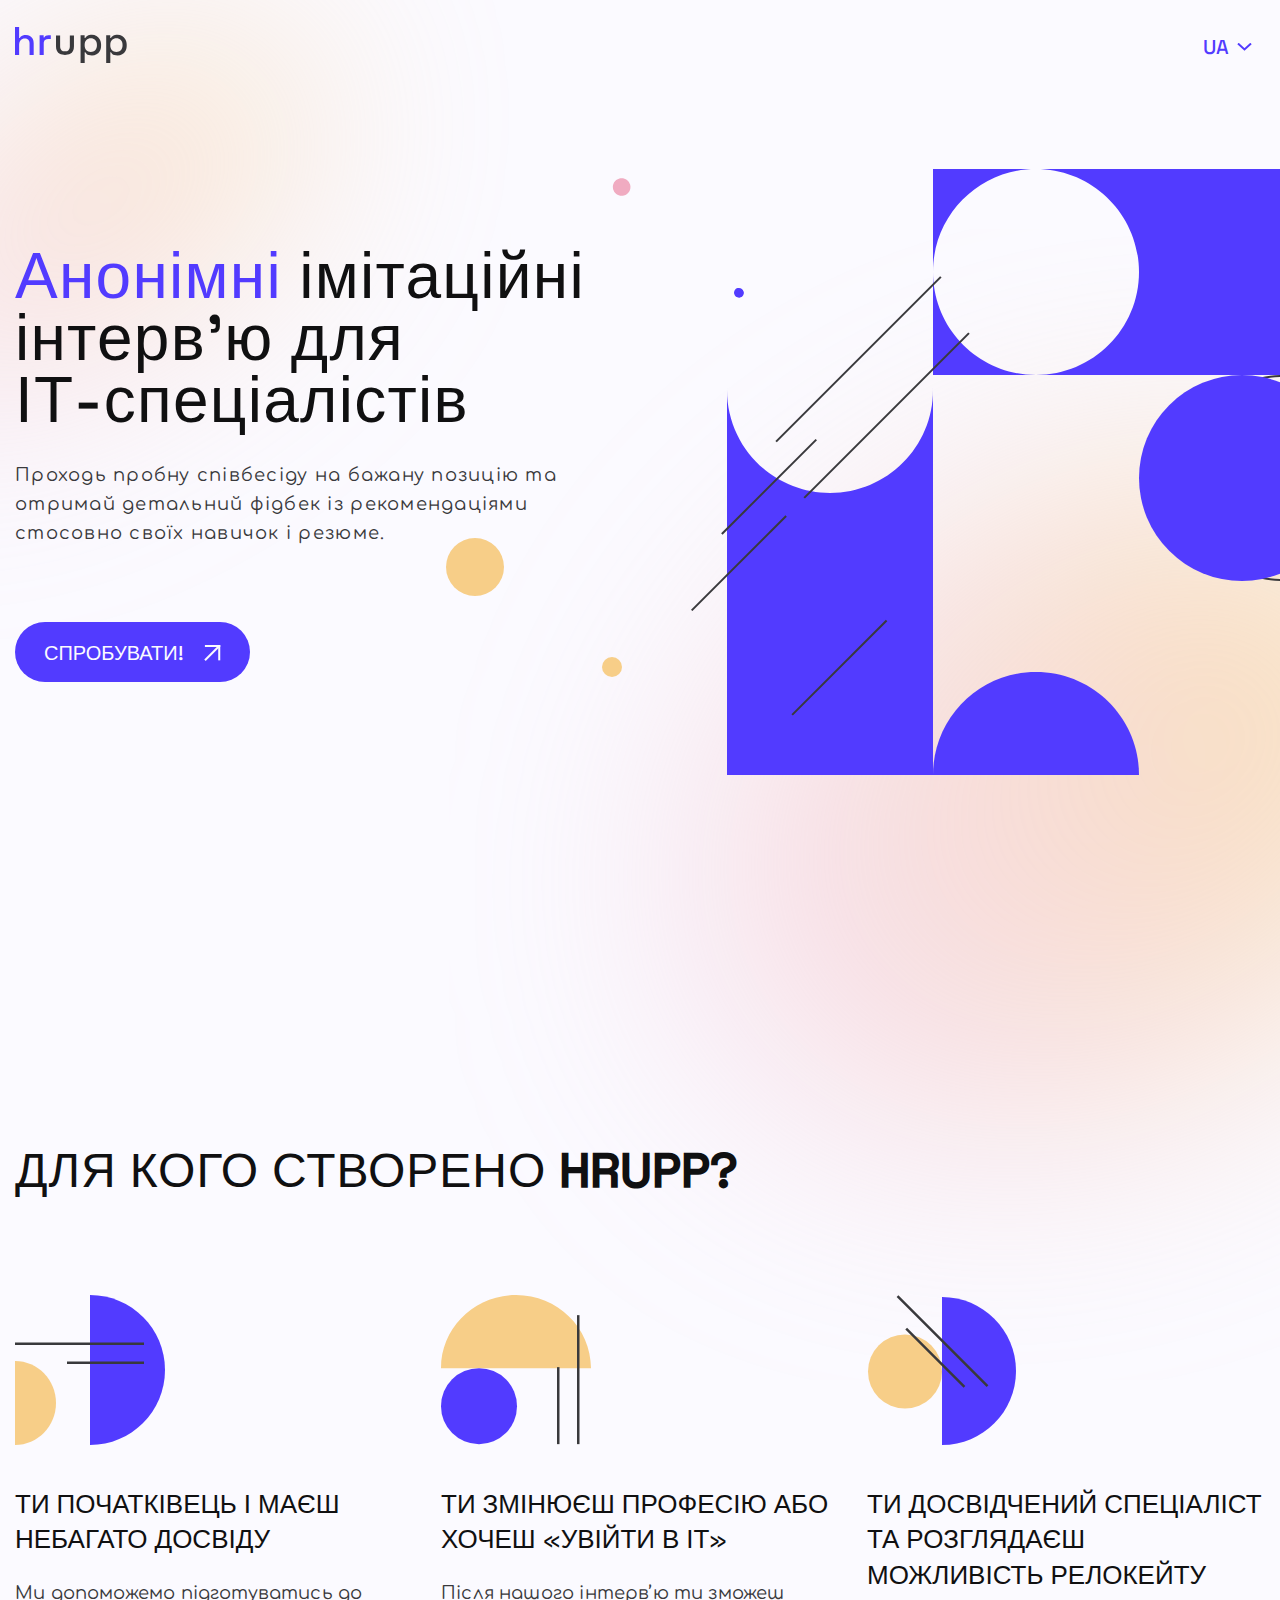
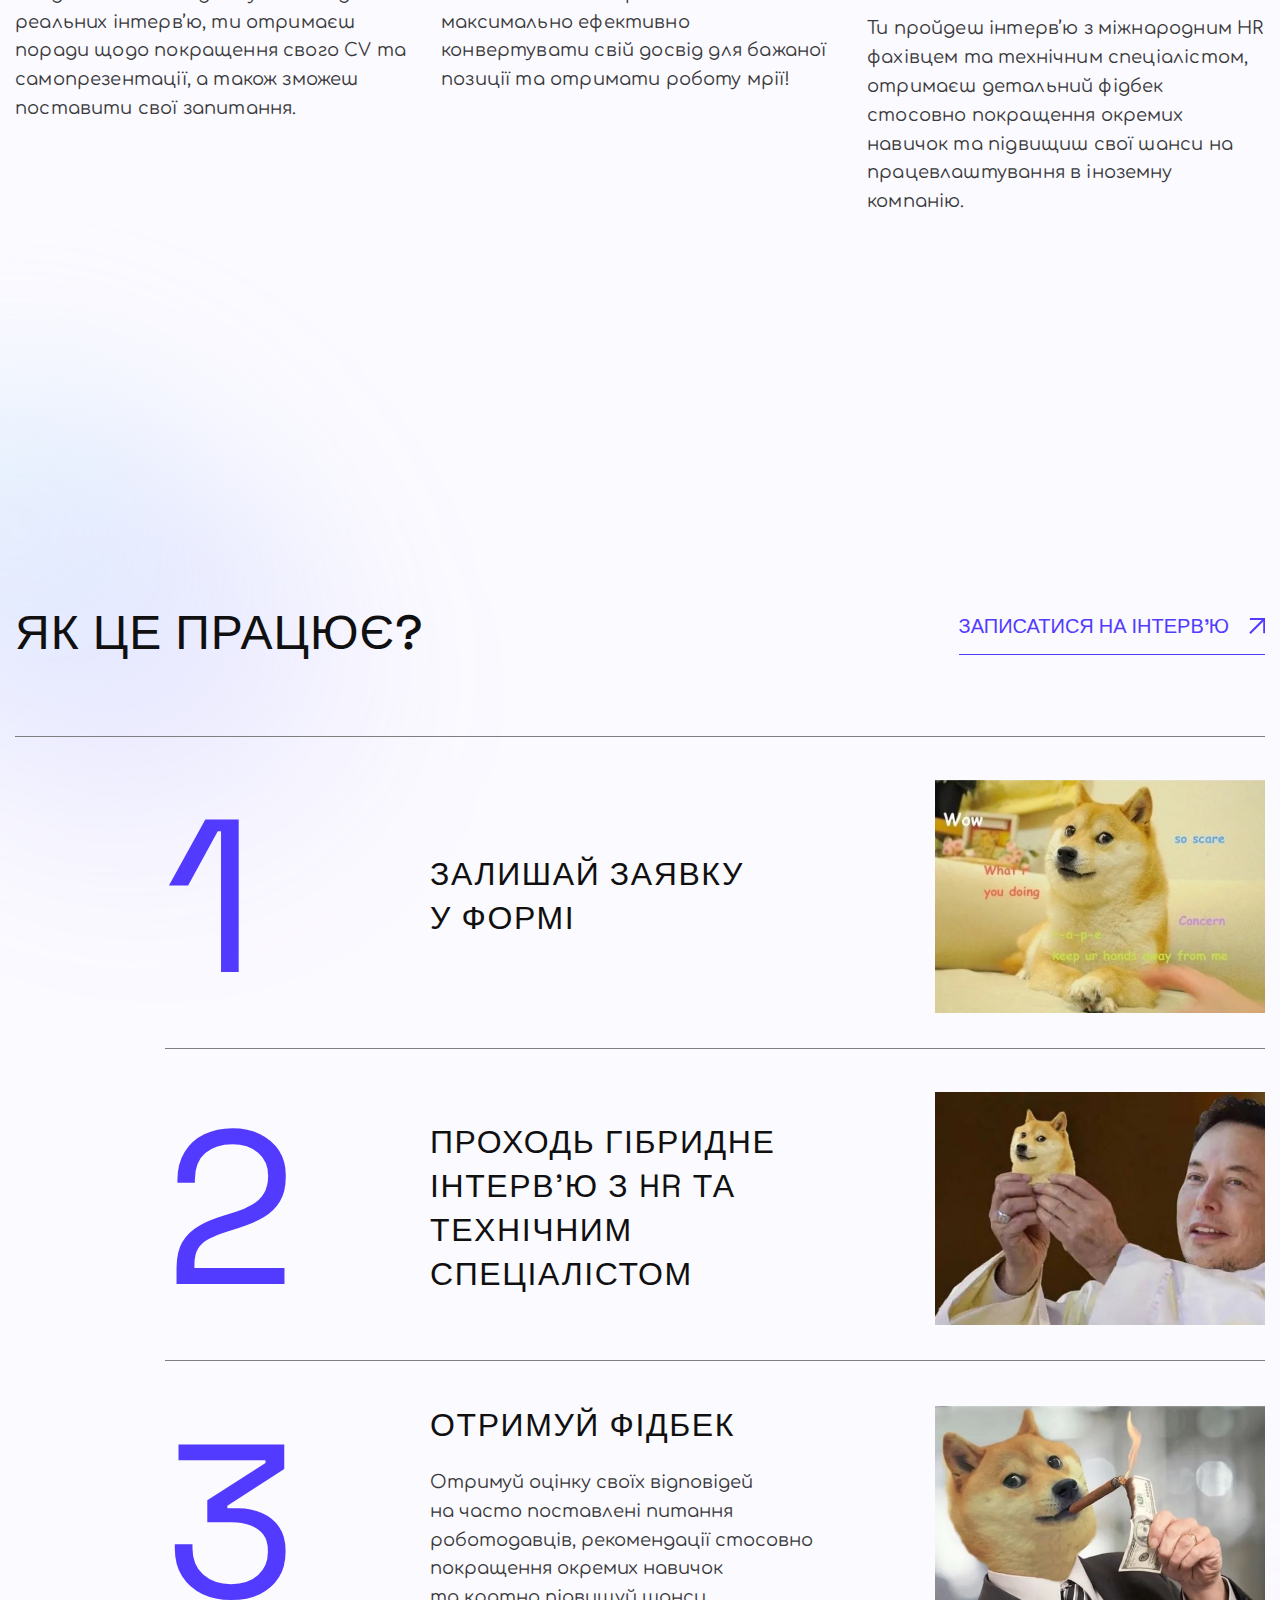
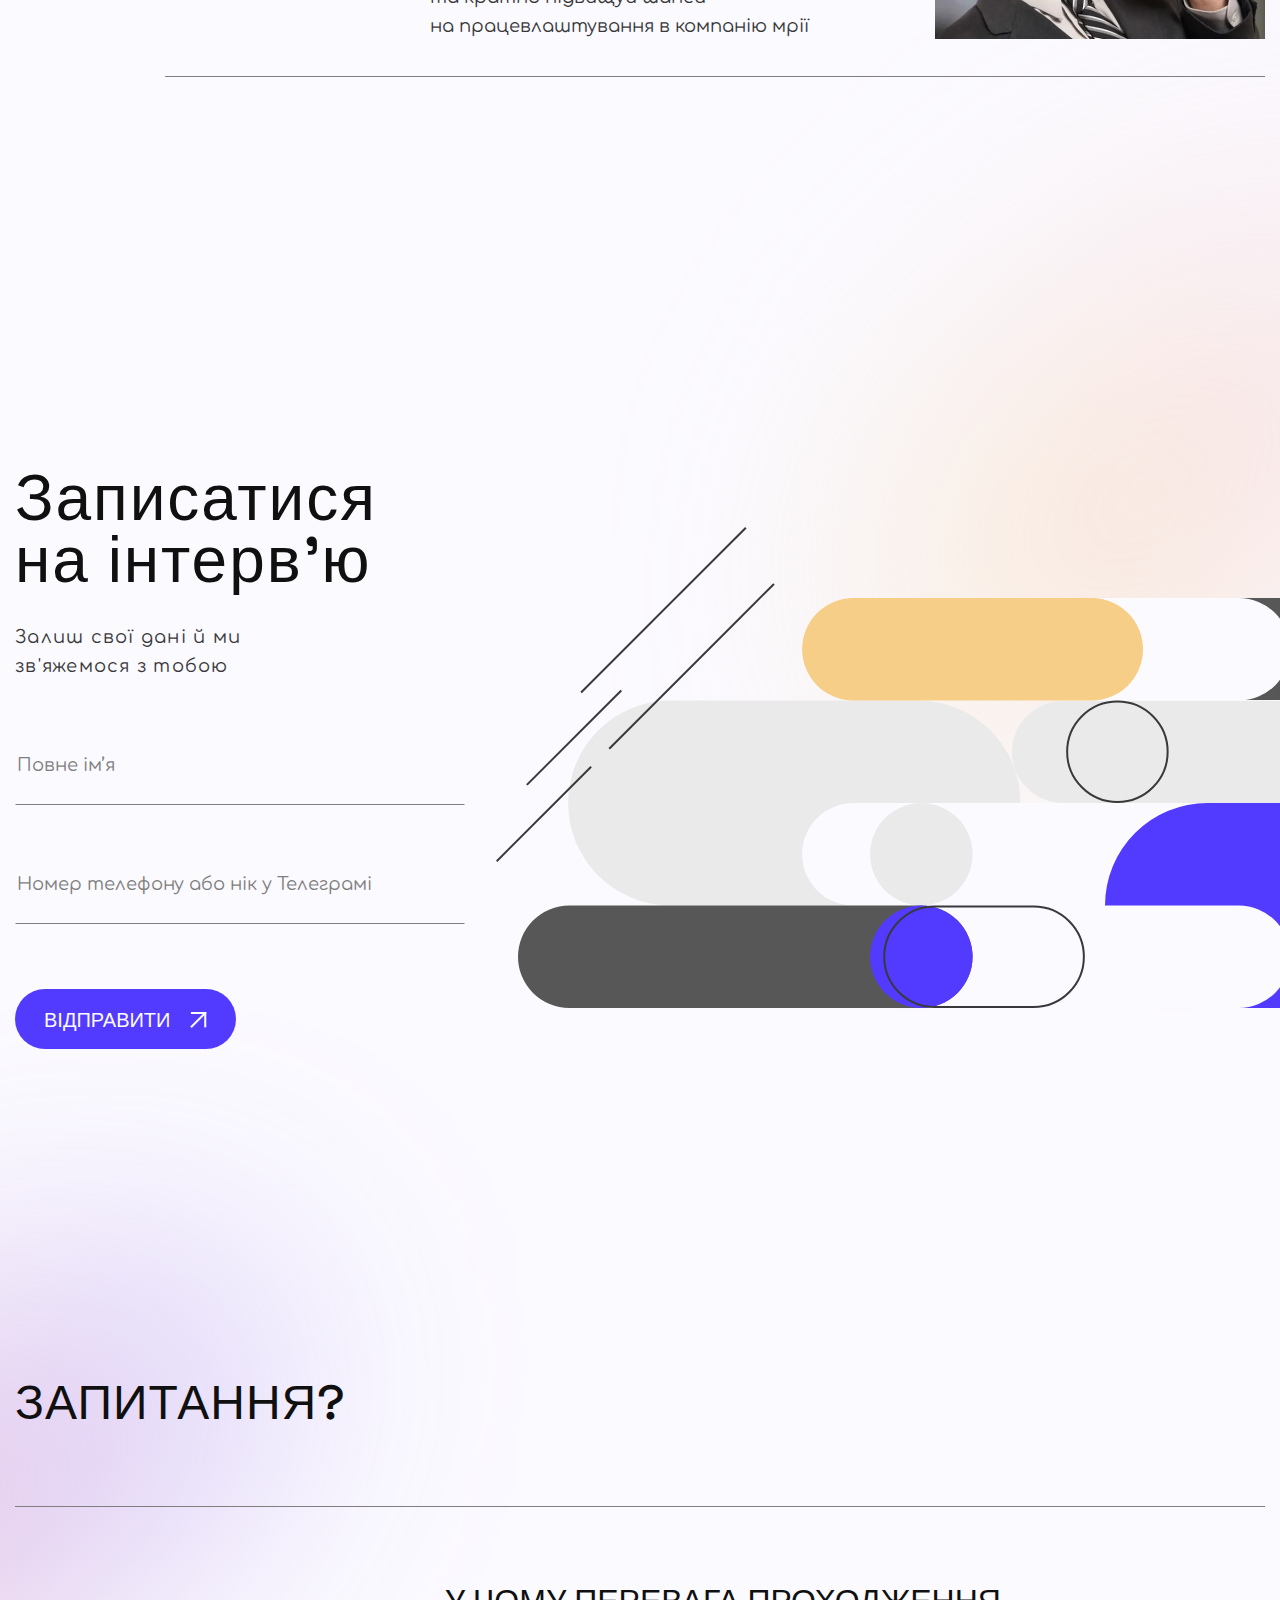
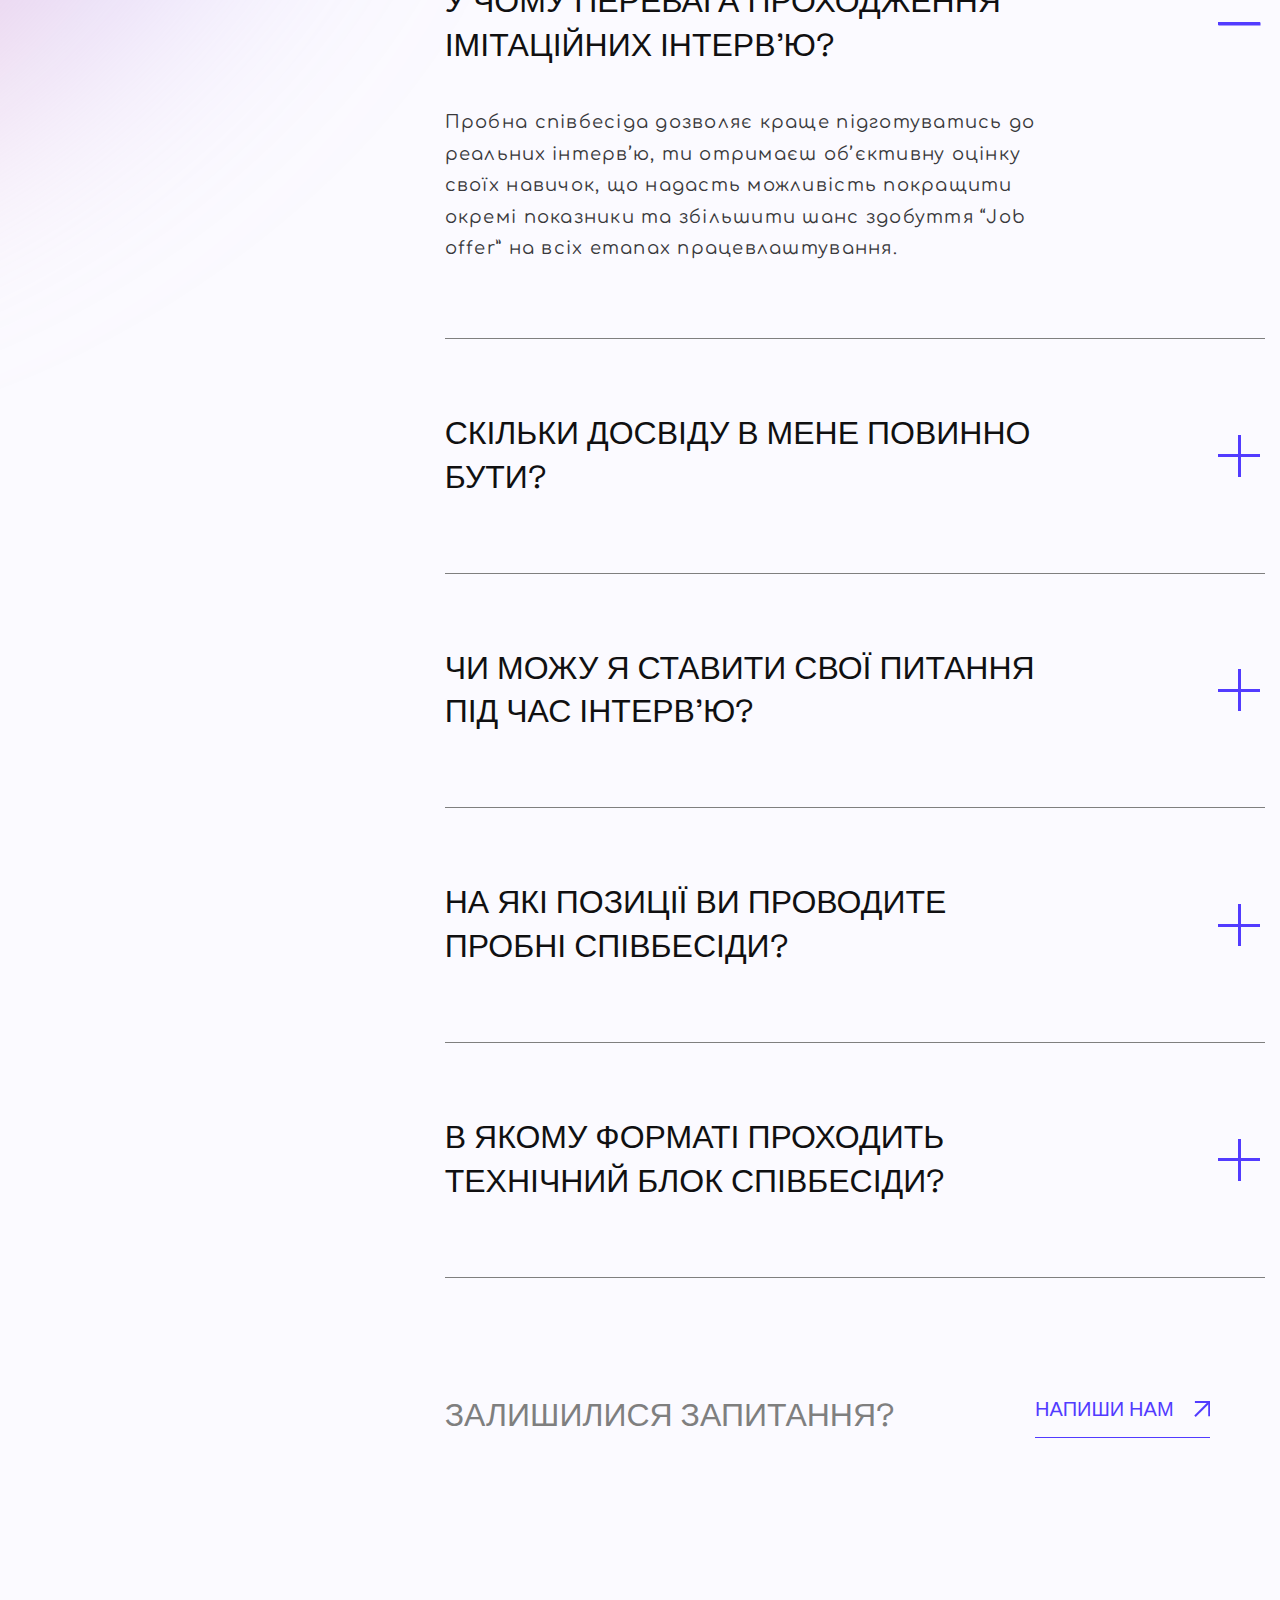
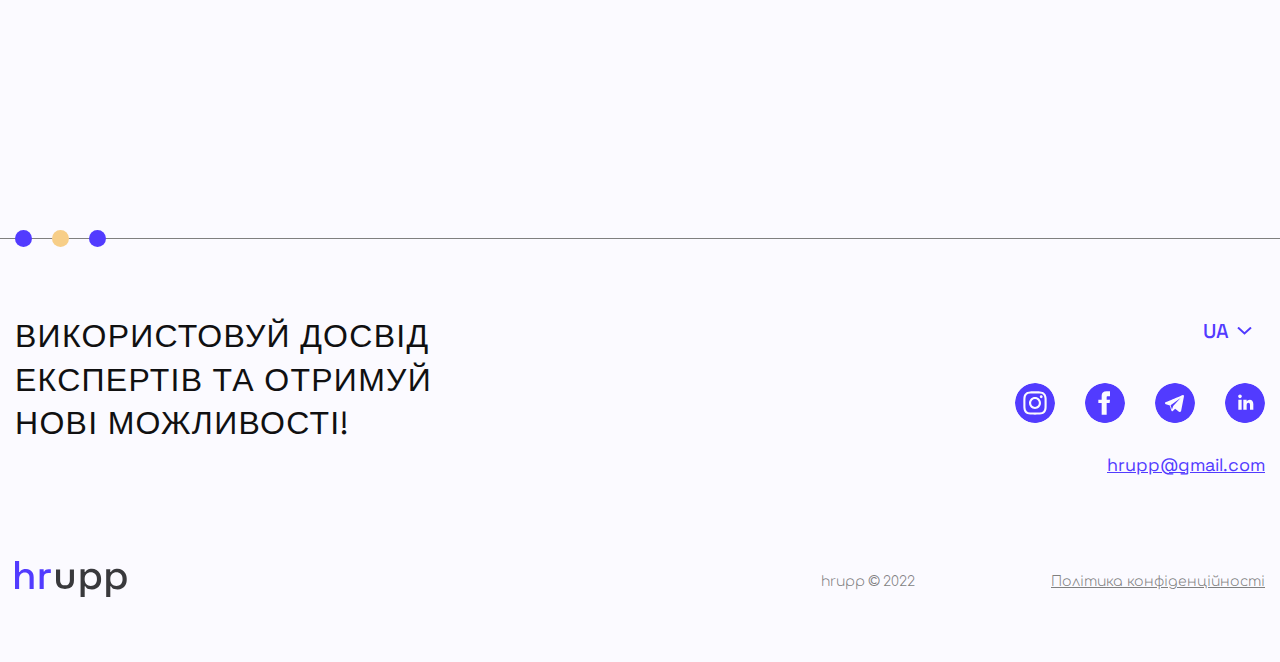
<file: index.html>
<!DOCTYPE html>
<html lang="ua">

<head>
  <meta charset="UTF-8">
  <meta http-equiv="X-UA-Compatible" content="IE=edge">
  <meta name="viewport" content="width=device-width, initial-scale=1">
  <title>Hrupp | Укр</title>
  <link rel="apple-touch-icon" sizes="180x180" href="favicon/apple-touch-icon.png">
  <link rel="icon" type="image/png" sizes="32x32" href="favicon/favicon-32x32.png">
  <link rel="icon" type="image/png" sizes="16x16" href="favicon/favicon-16x16.png">
  <link rel="manifest" href="favicon/site.webmanifest">
  <link rel="stylesheet" href="fonts/Comfortaa/stylesheet.css">
  <link rel="stylesheet" href="fonts/Space_Grotesk/stylesheet.css">
  <link type="text/css" rel="stylesheet" href="css/normalize.min.css">
  <link type="text/css" rel="stylesheet" href="css/style.min.css">

  <script src='https://www.google.com/recaptcha/api.js' defer></script>
</head>

<body class="page">
  <div id="wrapper">
    <header class="header">
      <div class="container header__container">
        <a class="logo header__logo" href="index.html">
          <img src="img/logo.svg" alt="HRUPP">
        </a>
        <!-- /.logo header__logo -->
        <ul class="language header__language">
          <img class="language__arrow" src="img/icons/arrow-down.svg" alt="Выбрать язык">
          <li class="language__item">
            Ua
          </li>
          <ul class="language__options">
            <li class="language__item-select">
              Ua
            </li>
            <li class="language__item-select">
              <a href="en.html">En</a>
            </li>
          </ul>
        </ul>
      </div>
      <!-- /.container header__container -->
    </header>
    <!-- /.header -->

    <main class="main">
      <section class="hero">
        <div class="container hero__container">
          <div class="hero__content">
            <h1 class="hero__title">
              <b>Анонімні</b>
              імітаційні
              інтерв’ю для <span>ІТ-спеціалістів</span>
            </h1>
            <p class="hero__desc">Проходь пробну співбесіду на бажану позицію та отримай детальний фідбек із
              рекомендаціями стосовно своїх навичок і резюме.</p>
            <a class="btn hero__btn" id="btn-cta" href="#cta">Спробувати!
              <svg width="17" height="16" viewBox="0 0 17 16" fill="none" xmlns="http://www.w3.org/2000/svg">
                <path fill-rule="evenodd" clip-rule="evenodd"
                  d="M1.70927 15.9995L0.261719 14.5519L14.7369 0.076902L16.1845 1.52443L1.70927 15.9995Z"
                  fill="#FBFAFF" />
                <path fill-rule="evenodd" clip-rule="evenodd" d="M14.2144 15.3528V-0.000549316H16.2615V15.3528H14.2144Z"
                  fill="#FBFAFF" />
                <path fill-rule="evenodd" clip-rule="evenodd"
                  d="M0.908149 2.04684V-0.00027391L16.2615 -0.000549316L16.2617 2.04684H0.908149Z" fill="#FBFAFF" />
              </svg>
            </a>
          </div>
          <div class="hero__photo">
            <picture>
              <source media="(min-width: 851px)" srcset="img/hero-img-full.svg">
              <img src="img/hero-img-mob.svg" alt="об'єкт">
            </picture>
          </div>
        </div>
        <!-- /.container hero__container -->
      </section>
      <!-- /.hero -->

      <section class="proposal">
        <div class="container proposal__container">
          <h2 class="proposal__title">Для кого створено <b>hrupp?</b></h2>
          <div class="proposal__wrap">
            <div class="proposal__item">
              <img src="img/proposal-img-1.svg" alt="фігура 1">
              <h3>Ти початківець і маЄш небагато досвіду</h3>
              <p>Ми допоможемо підготуватись до реальних інтерв’ю, ти отримаєш поради щодо покращення свого CV та
                самопрезентації, а також зможеш поставити свої запитання.</p>
            </div>
            <div class="proposal__item">
              <img src="img/proposal-img-2.svg" alt="фігура 2">
              <h3>Ти змінюєш професію або хочеш «увійти в ІТ»</h3>
              <p>Після нашого інтерв’ю ти зможеш максимально ефективно конвертувати свій досвід для бажаної позиції та
                отримати роботу мрії!</p>
            </div>
            <div class="proposal__item">
              <img src="img/proposal-img-3.svg" alt="фігура 3">
              <h3>Ти досвідчений спеціаліст та розглядаєш можливість релокейту</h3>
              <p>Ти пройдеш інтерв’ю з міжнародним HR фахівцем та технічним спеціалістом, отримаєш детальний фідбек
                стосовно покращення окремих навичок та підвищиш свої шанси на працевлаштування в іноземну компанію.</p>
            </div>
          </div>
        </div>
        <!-- /.container proposal__container -->
      </section>
      <!-- /.proposal -->

      <section class="how-works">
        <div class="container how-works__container">
          <div class="how-works__upper">
            <h2 class="how-works__title">Як це працює?</h2>
            <a class="link how-works__link" id="btn-cta" href="#cta">Записатися на інтерв’ю
              <svg width="16" height="16" viewBox="0 0 16 16" fill="none" xmlns="http://www.w3.org/2000/svg">
                <path fill-rule="evenodd" clip-rule="evenodd"
                  d="M1.70927 15.9995L0.261719 14.5519L14.7369 0.076902L16.1845 1.52443L1.70927 15.9995Z"
                  fill="#523BFF" />
                <path fill-rule="evenodd" clip-rule="evenodd" d="M14.2144 15.3528V-0.000549316H16.2615V15.3528H14.2144Z"
                  fill="#523BFF" />
                <path fill-rule="evenodd" clip-rule="evenodd"
                  d="M0.908149 2.04684V-0.00027391L16.2615 -0.000549316L16.2617 2.04684H0.908149Z" fill="#523BFF" />
              </svg>
            </a>
          </div>
          <!-- /.how-works__upper -->
          <div class="how-works__inner">
            <div class="how-works__item">
              <b>1</b>
              <h3>Залишай заявку у формі</h3>
              <picture>
                <source srcset="img/how-it-works-1@2x.webp 2x" type="image/webp">
                <img src="img/how-it-works-1-src.png" alt="фото 1">
              </picture>
            </div>
            <div class="how-works__item">
              <b>2</b>
              <h3>Проходь гібридне інтерв’ю з HR та технічним спеціалістом</h3>
              <picture>
                <source srcset="img/how-it-works-2@2x.webp 2x" type="image/webp">
                <img src="img/how-it-works-2-src.png" alt="фото 2">
              </picture>
            </div>
            <div class="how-works__item">
              <b>3</b>
              <div class="how-works__content">
                <h3>Отримуй Фідбек</h3>
                <p>Отримуй оцінку своїх відповідей на часто поставлені питання роботодавців, рекомендації стосовно
                  покращення окремих навичок та кратно підвищуй шанси на працевлаштування в компанію мрії</p>
              </div>
              <picture>
                <source srcset="img/how-it-works-3@2x.webp 2x" type="image/webp">
                <img src="img/how-it-works-3-src.png" alt="фото 3">
              </picture>
            </div>
          </div>
          <!-- /.how-works__inner -->
        </div>
        <!-- /.container how-works__container -->
      </section>
      <!-- /.how-works -->

      <section class="cta">
        <div class="container cta__container">
          <div class="cta__content" id="cta">
            <h1 class="cta__title">Записатися на інтерв’ю</h1>
            <p class="cta__desc">Залиш свої дані й ми зв'яжемося з тобою</p>
            <div class="cta__inner">
              <form class="form cta__form" action="mail-spare.php" method="post">
                <label class="form__label" for="name">
                  <input class="form__input" type="text" name="name" id="name" pattern="^[А-Яа-яЁёІіЇїЄє\s]{2,20}"
                    data-validate-field="name" required>
                  <span>Повне ім’я</span>
                </label>
                <label class="form__label" for="phone">
                  <input class="form__input" type="text" name="phone" id="phone" data-validate-field="phone" required>
                  <span>Номер телефону або нік у Телеграмі</span>
                </label>
                <!-- <div class="g-recaptcha" data-sitekey="6Ld7CKsfAAAAALQQuCTUooWkJpTrBELJ7gQ5UWPA"></div> -->
                <button class="btn form__btn" type="submit">Відправити
                  <svg width="17" height="16" viewBox="0 0 17 16" fill="none" xmlns="http://www.w3.org/2000/svg">
                    <path fill-rule="evenodd" clip-rule="evenodd"
                      d="M1.70927 15.9995L0.261719 14.5519L14.7369 0.076902L16.1845 1.52443L1.70927 15.9995Z"
                      fill="#FBFAFF" />
                    <path fill-rule="evenodd" clip-rule="evenodd"
                      d="M14.2144 15.3528V-0.000549316H16.2615V15.3528H14.2144Z" fill="#FBFAFF" />
                    <path fill-rule="evenodd" clip-rule="evenodd"
                      d="M0.908149 2.04684V-0.00027391L16.2615 -0.000549316L16.2617 2.04684H0.908149Z" fill="#FBFAFF" />
                  </svg>
                </button>
              </form>
              <!-- /.form cta__form -->
              <div class="form__success">
                Дякую! Твою заявку відправлено й ми неодмінно розглянемо її :)
              </div>
              <!-- /.form__success -->
            </div>
            <!-- /.cta__inner -->
          </div>
          <div class="cta__photo">
            <img src="img/cta-img.svg" alt="витвір мистецтва">
          </div>
        </div>
        <!-- /.container cta__container -->
      </section>
      <!-- /#cta.cta -->

      <section class="faq">
        <div class="container faq__container">
          <h2 class="faq__title">Запитання?</h2>
          <div class="faq__inner accordion">
            <div class="faq__item accordion__item open">
              <div class="accordion__head">
                <button class="accordion__btn" type="button">
                  <h3>У чому перевага проходження імітаційних інтерв’ю?</h3>
                </button>
                <span class="accordion__ico "></span>
              </div>
              <p class="accordion__info ">Пробна співбесіда дозволяє краще підготуватись до реальних інтерв’ю, ти
                отримаєш об’єктивну оцінку своїх навичок, що надасть можливість покращити окремі показники та
                збільшити шанс здобуття “Job offer” на всіх етапах працевлаштування.</p>
            </div>
            <div class="faq__item accordion__item">
              <div class="accordion__head">
                <button class="accordion__btn" type="button">
                  <h3>Скільки досвіду в мене повинно бути?</h3>
                </button>
                <span class="accordion__ico"></span>
              </div>
              <p class="accordion__info">Ми допомагаємо з працевлаштуванням кандидатам з різним досвідом: від “Intern”
                до “Senior”.</p>
            </div>
            <div class="faq__item accordion__item">
              <div class="accordion__head">
                <button class="accordion__btn" type="button">
                  <h3>Чи можу я ставити свої питання під час інтерв’ю?</h3>
                </button>
                <span class="accordion__ico"></span>
              </div>
              <p class="accordion__info">Звичайно, ми відповімо на всі твої запитання стосовно самопрезентації, резюме,
                попереднього досвіду і тд.</p>
            </div>
            <div class="faq__item accordion__item">
              <div class="accordion__head">
                <button class="accordion__btn" type="button">
                  <h3>На які позиції ви проводите пробні співбесіди?</h3>
                </button>
                <span class="accordion__ico"></span>
              </div>
              <p class="accordion__info">Ми співпрацюємо з досвідченими співробітниками провідних ІТ компаній та
                проводимо співбесіди для технічних та не технічних позицій в ІТ.</p>
            </div>
            <div class="faq__item accordion__item">
              <div class="accordion__head">
                <button class="accordion__btn" type="button">
                  <h3>В якому форматі проходить технічний блок співбесіди?</h3>
                </button>
                <span class="accordion__ico"></span>
              </div>
              <p class="accordion__info">30 хвилин з тобою поспілкується HR спеціаліст та 60 хвилин проходить технічний
                блок інтерв’ю. Після цього ти отримаєш фідбек та розбір своїх відповідей. Формат може змінюватися в
                залежності від позиції, на яку ти претендуєш.
              </p>
            </div>
            <div class="faq__action">
              <h3 class="faq__caption">Залишилися запитання?</h3>
              <a class="link faq__link" id="btn-cta" href="#cta">Напиши нам
                <svg width="16" height="16" viewBox="0 0 16 16" fill="none" xmlns="http://www.w3.org/2000/svg">
                  <path fill-rule="evenodd" clip-rule="evenodd"
                    d="M1.70927 15.9995L0.261719 14.5519L14.7369 0.076902L16.1845 1.52443L1.70927 15.9995Z"
                    fill="#523BFF" />
                  <path fill-rule="evenodd" clip-rule="evenodd"
                    d="M14.2144 15.3528V-0.000549316H16.2615V15.3528H14.2144Z" fill="#523BFF" />
                  <path fill-rule="evenodd" clip-rule="evenodd"
                    d="M0.908149 2.04684V-0.00027391L16.2615 -0.000549316L16.2617 2.04684H0.908149Z" fill="#523BFF" />
                </svg>
              </a>
            </div>
          </div>
        </div>
        <!-- /.container faq__container -->
      </section>
      <!-- /.faq -->
    </main>
    <!-- /.main -->

    <footer class="footer" id="footer">
      <div class="container footer__container">
        <div class="footer-top">
          <h3 class="footer__title">використовуй досвід експертів та отримуй нові можливості!</h3>
          <div class="footer__action">
            <ul class="language footer__language">
              <img class="language__arrow" src="img/icons/arrow-down.svg" alt="Выбрать язык">
              <li class="language__item">
                Ua
              </li>
              <ul class="language__options">
                <li class="language__item-select">
                  Ua
                </li>
                <li class="language__item-select">
                  <a href="en.html">En</a>
                </li>
              </ul>
            </ul>
            <!-- /.language footer__language -->
            <ul class="social footer__social">
              <li class="social__item"><a class="social__link" href="#" target="_blank"><img
                    src="img/icons/instagram.svg" alt="instagram"></a></li>
              <li class="social__item"><a class="social__link" href="#" target="_blank"><img
                    src="img/icons/facebook.svg" alt="facebook"></a></li>
              <li class="social__item"><a class="social__link" href="#" target="_blank"><img
                    src="img/icons/telegram.svg" alt="telegram"></a></li>
              <li class="social__item"><a class="social__link" href="#" target="_blank"><img
                    src="img/icons/linked-in.svg" alt="linkedIn"></a></li>
            </ul>
            <!-- /.social footer__social -->
            <a class="footer__feedback" href="mailto:hrupp@gmail.com">hrupp@gmail.com</a>
          </div>
        </div>
        <div class="footer-bottom">
          <a class="logo footer__logo" href="index.html">
            <img src="img/logo.svg" alt="HRUPP">
          </a>
          <!-- /.logo footer__logo -->
          <div class="footer__copy">
            <span>hrupp <strong>&#169;</strong> 2022</span>
            <a href="#" target="_blank">Політика конфіденційності</a>
          </div>
        </div>
      </div>
      <!-- /.container footer__container -->
    </footer>
    <!-- /.footer -->
  </div>


  <script src="js/just-validate.min.js"></script>
  <script src="js/form.js"></script>
  <script src="js/main.js"></script>
</body>

</html>
</file>
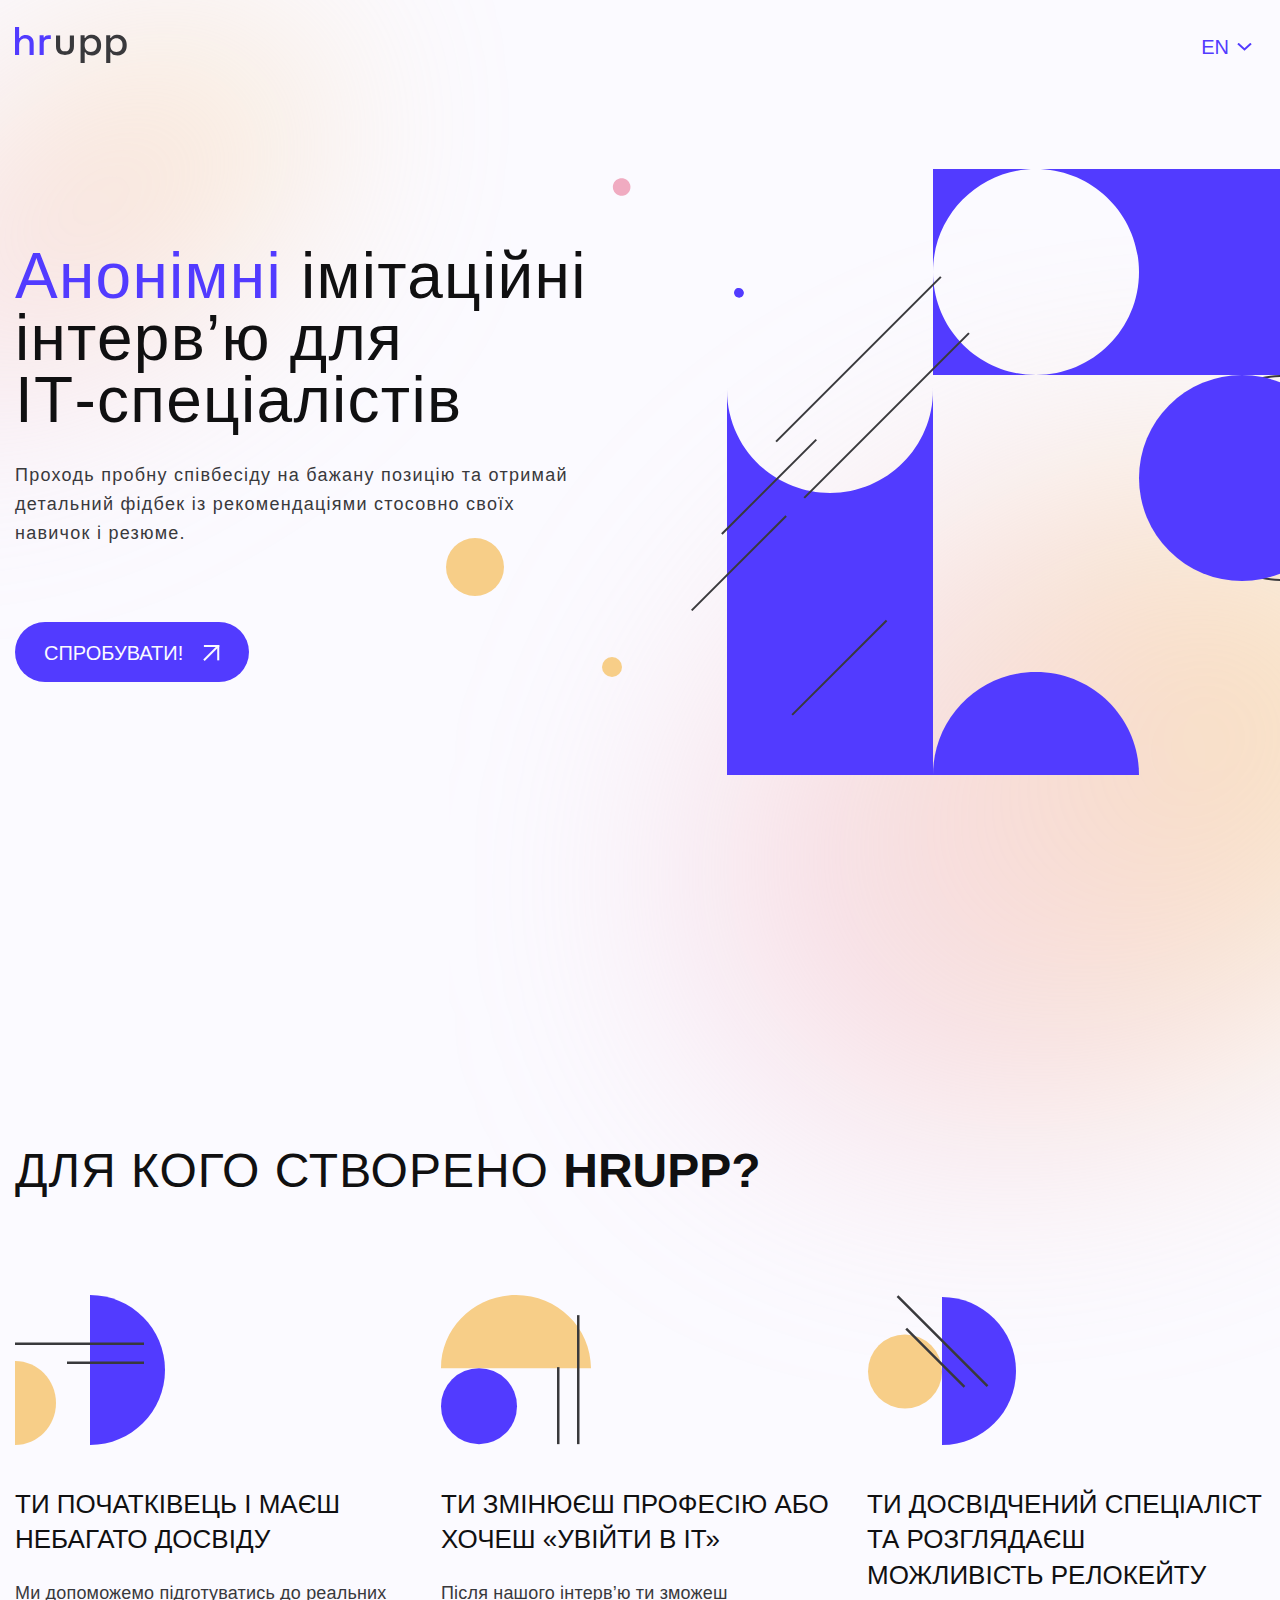
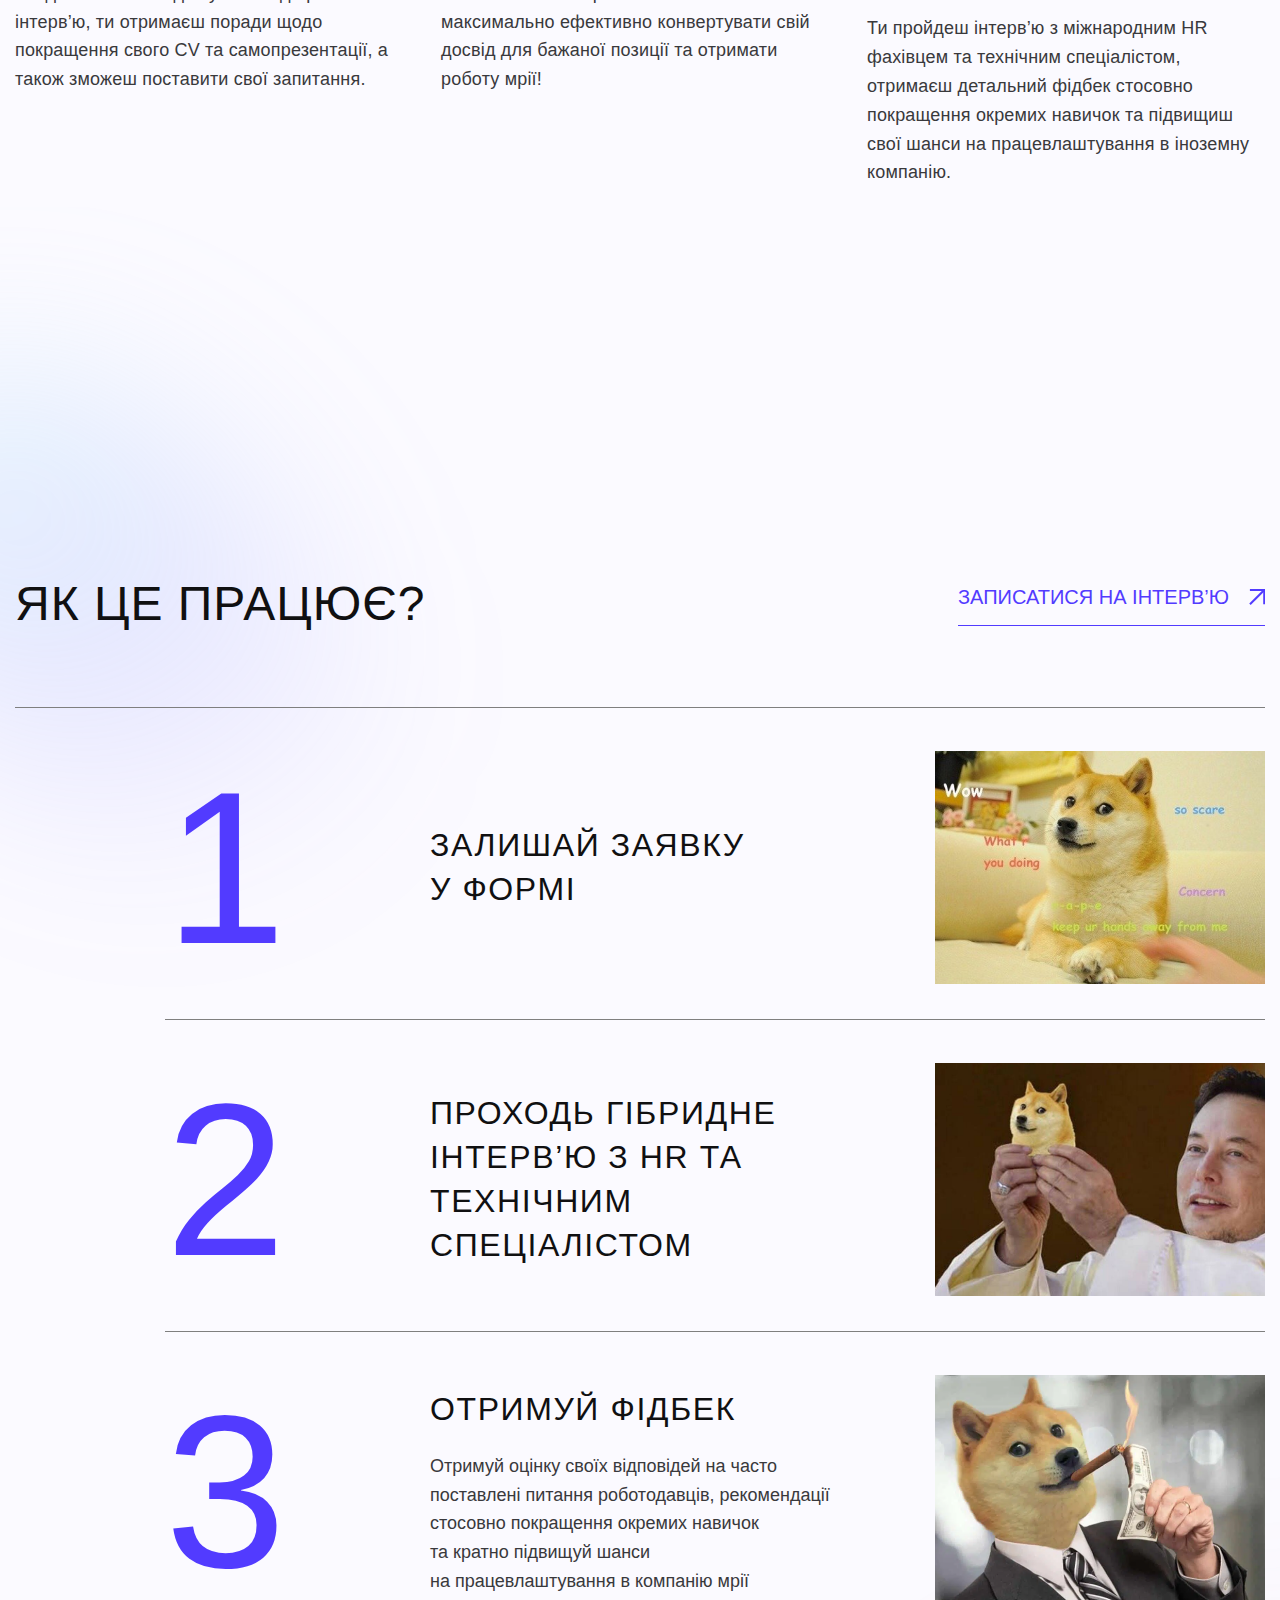
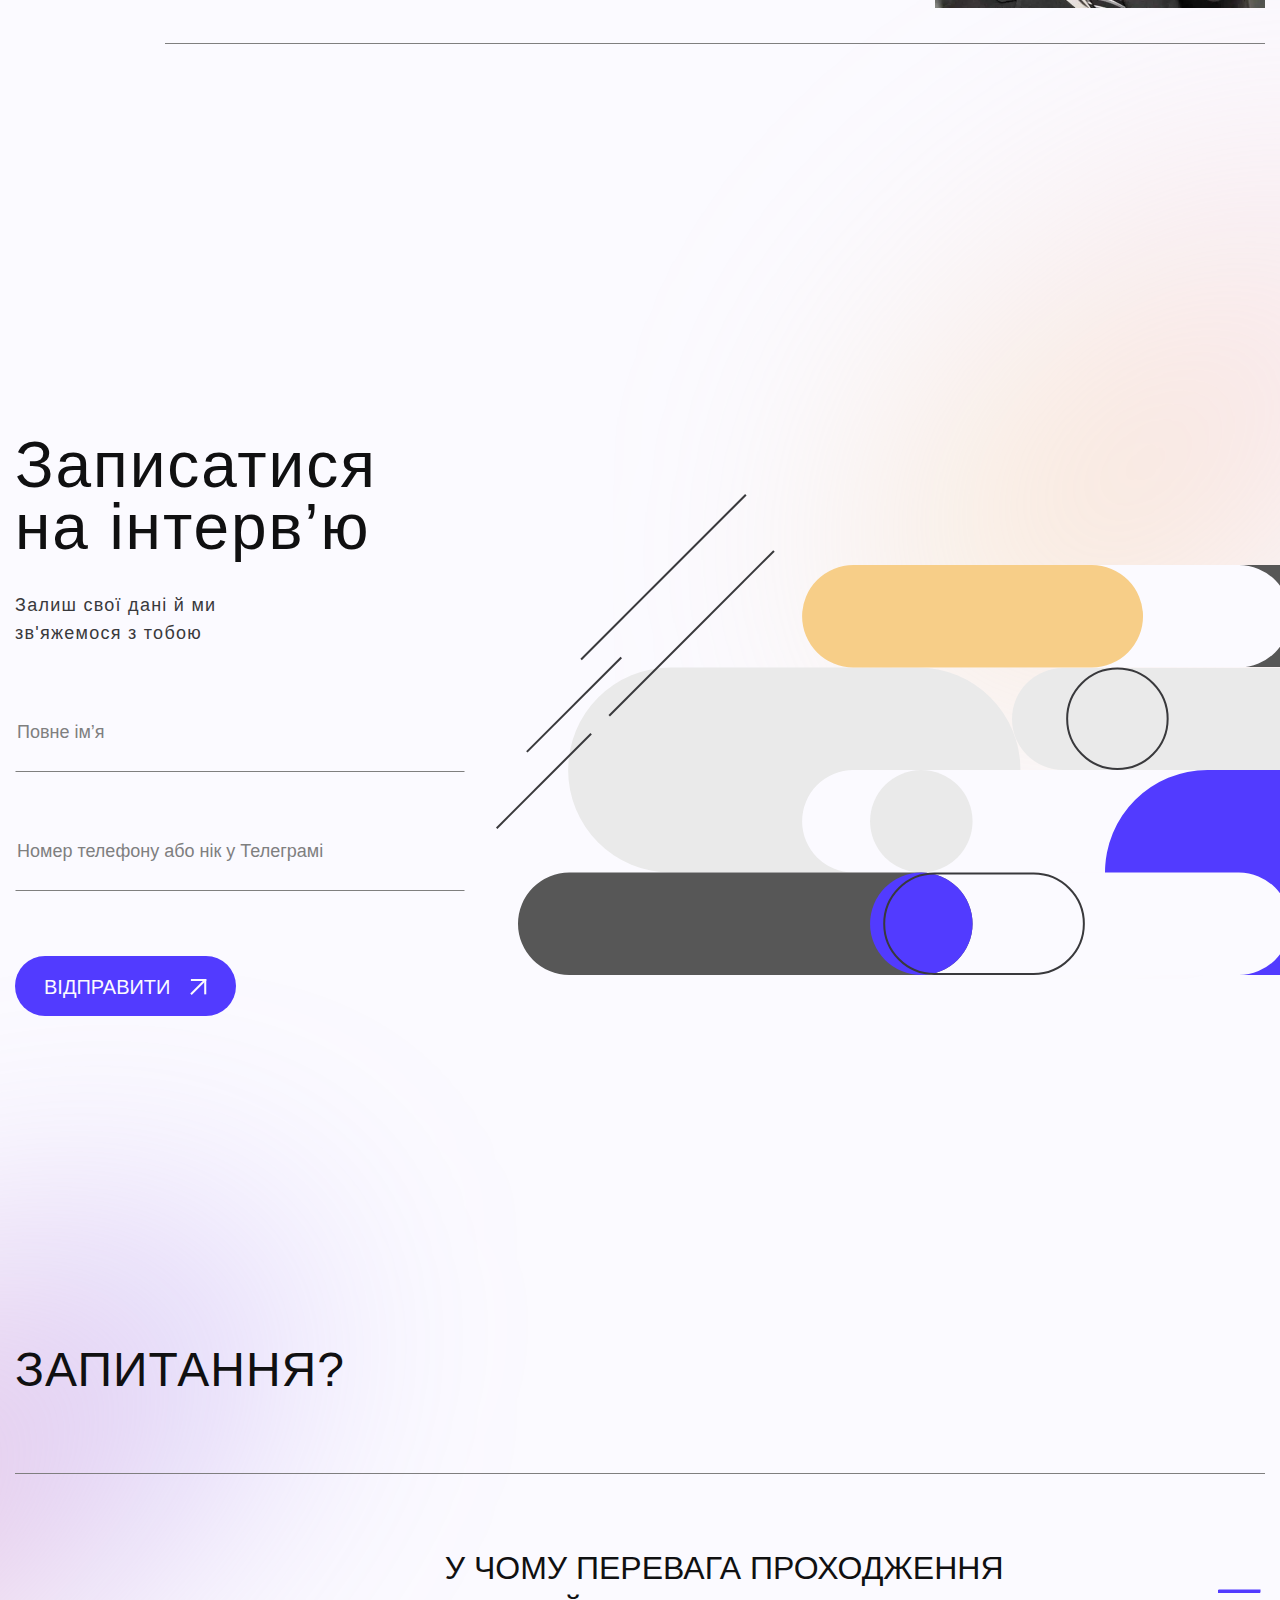
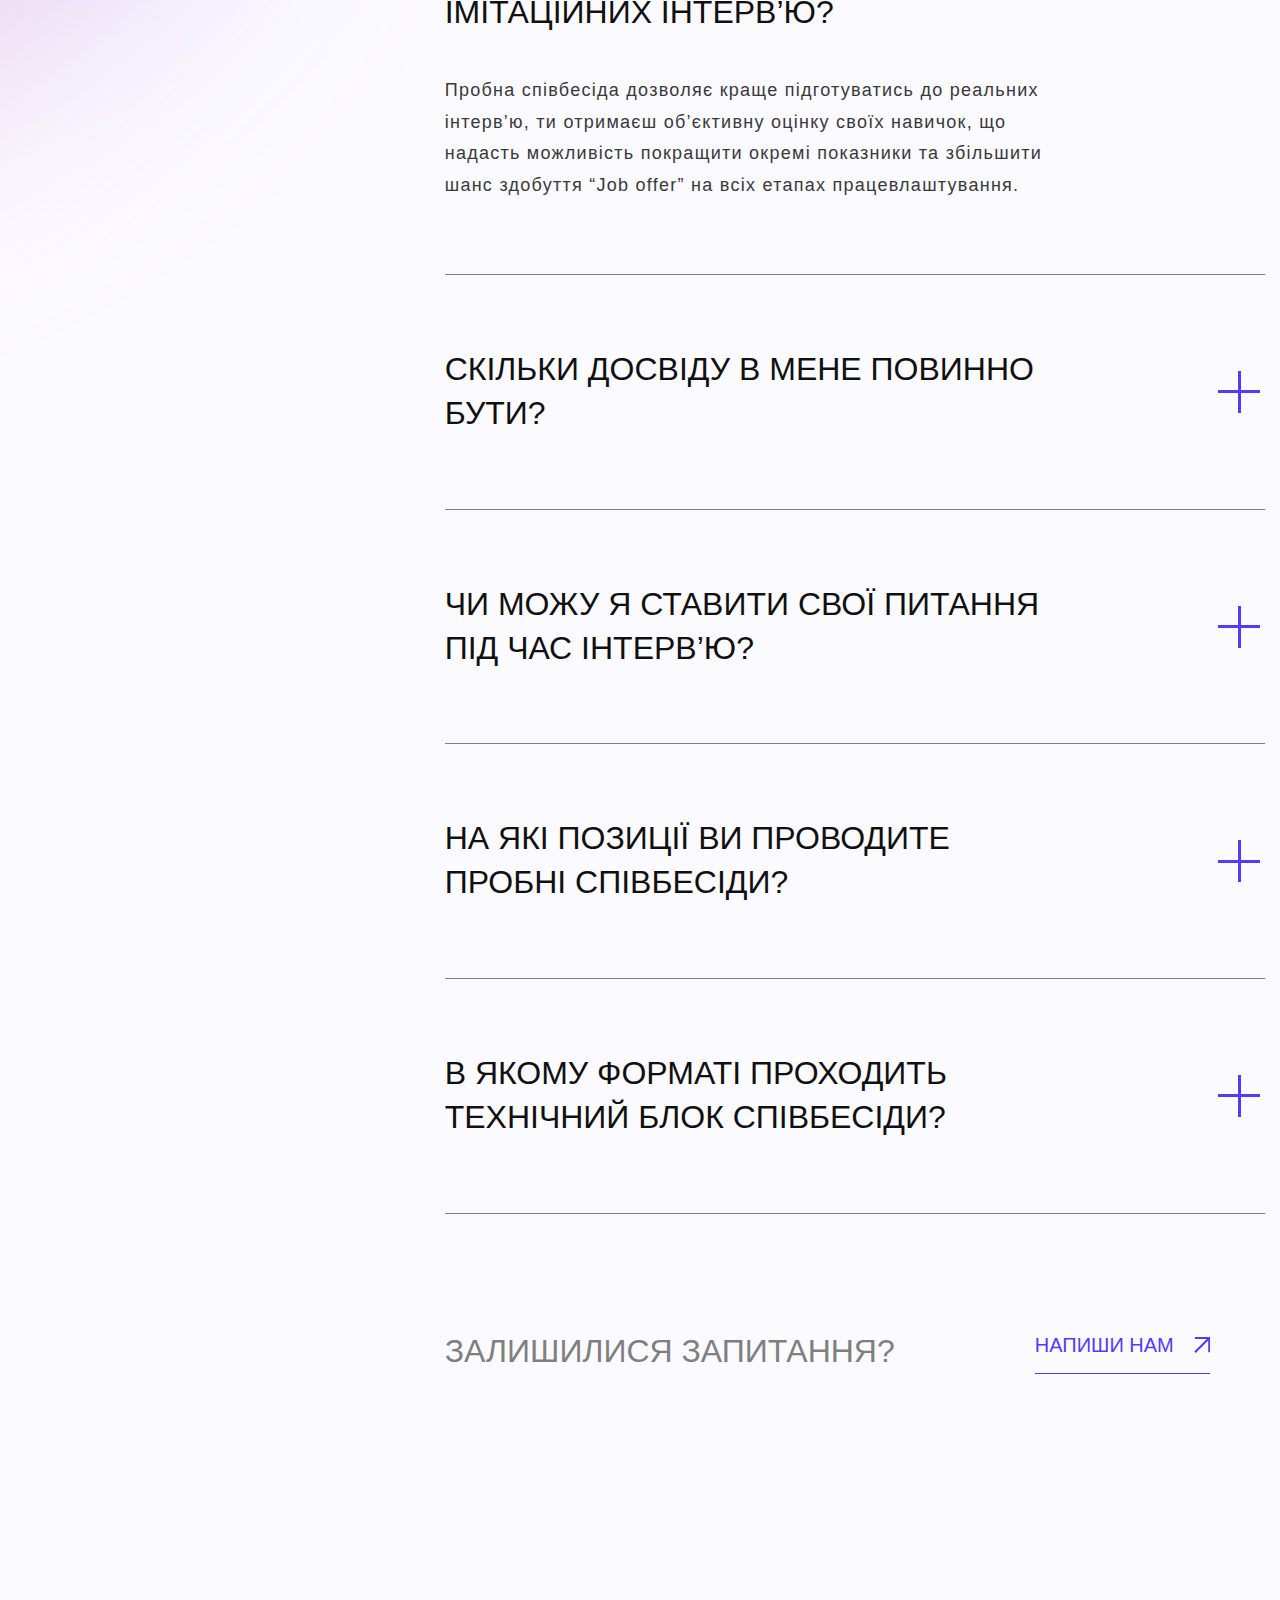
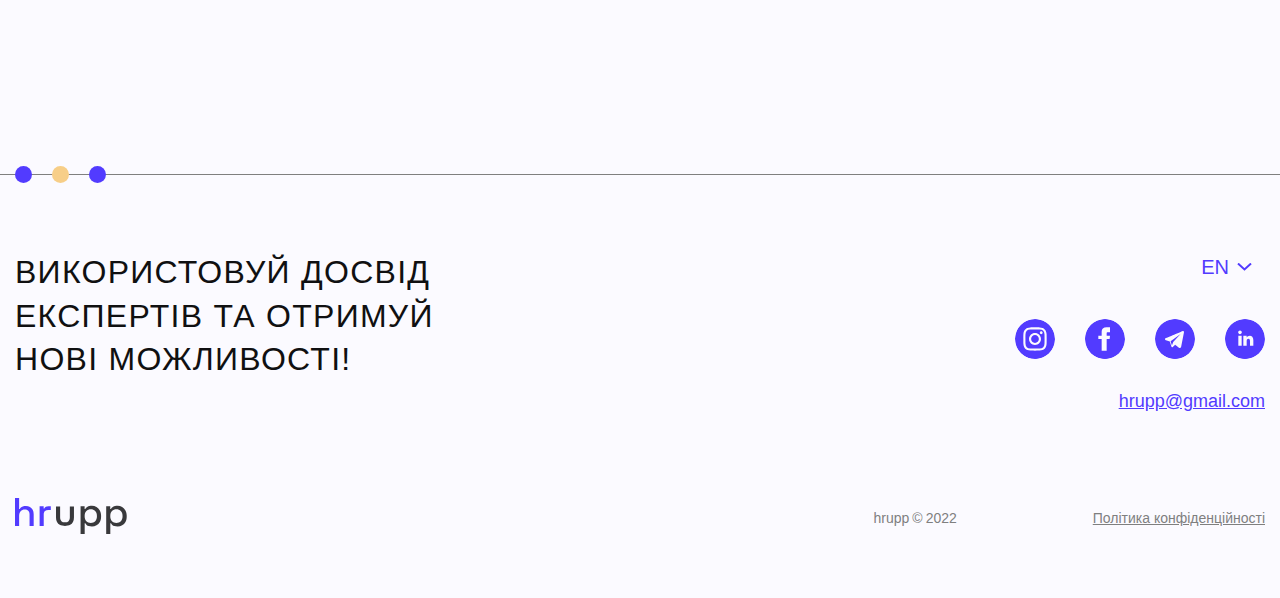
<file: en.html>
<!DOCTYPE html>
<html lang="en">

<head>
  <meta charset="UTF-8">
  <meta http-equiv="X-UA-Compatible" content="IE=edge">
  <meta name="viewport" content="width=device-width, initial-scale=1.0">
  <title>Hrupp | Eng</title>
  <link rel="apple-touch-icon" sizes="57x57" href="/apple-icon-57x57.png">
  <link rel="apple-touch-icon" sizes="60x60" href="/apple-icon-60x60.png">
  <link rel="apple-touch-icon" sizes="72x72" href="/apple-icon-72x72.png">
  <link rel="apple-touch-icon" sizes="76x76" href="/apple-icon-76x76.png">
  <link rel="apple-touch-icon" sizes="114x114" href="/apple-icon-114x114.png">
  <link rel="apple-touch-icon" sizes="120x120" href="/apple-icon-120x120.png">
  <link rel="apple-touch-icon" sizes="144x144" href="/apple-icon-144x144.png">
  <link rel="apple-touch-icon" sizes="152x152" href="/apple-icon-152x152.png">
  <link rel="apple-touch-icon" sizes="180x180" href="/apple-icon-180x180.png">
  <link rel="icon" type="image/png" sizes="192x192" href="/android-icon-192x192.png">
  <link rel="icon" type="image/png" sizes="32x32" href="/favicon-32x32.png">
  <link rel="icon" type="image/png" sizes="96x96" href="/favicon-96x96.png">
  <link rel="icon" type="image/png" sizes="16x16" href="/favicon-16x16.png">
  <link rel="manifest" href="/manifest.json">
  <meta name="msapplication-TileColor" content="#ffffff">
  <meta name="msapplication-TileImage" content="/ms-icon-144x144.png">
  <meta name="theme-color" content="#ffffff">
  <link rel="preload" href="fonts/Comfortaa/Comfortaa-Light.woff" as="font" type="font/woff" crossorigin>
  <link rel="preload" href="fonts/Comfortaa/Comfortaa-Regular.woff" as="font" type="font/woff" crossorigin>
  <link rel="preload" href="fonts/Comfortaa/Comfortaa-SemiBold.woff" as="font" type="font/woff" crossorigin>
  <link rel="preload" href="fonts/Space_Grotesk/SpaceGrotesk-Regular.woff" as="font" type="font/woff" crossorigin>
  <link rel="preload" href="fonts/Space_Grotesk/SpaceGrotesk-Medium.woff" as="font" type="font/woff" crossorigin>
  <link type="text/css" rel="stylesheet" href="css/normalize.min.css">
  <link type="text/css" rel="stylesheet" href="css/style.min.css">

  <script src='https://www.google.com/recaptcha/api.js' defer></script>
</head>

<body class="page">
  <div id="wrapper">
    <header class="header">
      <div class="container header__container">
        <a class="logo header__logo" href="index.html">
          <img src="img/logo.svg" alt="HRUPP">
        </a>
        <!-- /.logo header__logo -->
        <ul class="language header__language">
          <img class="language__arrow" src="img/icons/arrow-down.svg" alt="Выбрать язык">
          <li class="language__item">
            En
          </li>
          <ul class="language__options">
            <li class="language__item-select">
              En
            </li>
            <li class="language__item-select">
              <a href="index.html">Ua</a>
            </li>
          </ul>
        </ul>
      </div>
      <!-- /.container header__container -->
    </header>
    <!-- /.header -->
  
    <main class="main">
      <section class="hero">
        <div class="container hero__container">
          <div class="hero__content">
            <h1 class="hero__title">
              <b>Анонімні</b>
              імітаційні
              інтерв’ю для <span>ІТ-спеціалістів</span>
            </h1>
            <p class="hero__desc">Проходь пробну співбесіду на бажану позицію та отримай детальний фідбек із
              рекомендаціями стосовно своїх навичок і резюме.</p>
            <a class="btn hero__btn" id="btn-cta" href="#cta">Спробувати!
              <svg width="17" height="16" viewBox="0 0 17 16" fill="none" xmlns="http://www.w3.org/2000/svg">
                <path fill-rule="evenodd" clip-rule="evenodd"
                  d="M1.70927 15.9995L0.261719 14.5519L14.7369 0.076902L16.1845 1.52443L1.70927 15.9995Z"
                  fill="#FBFAFF" />
                <path fill-rule="evenodd" clip-rule="evenodd" d="M14.2144 15.3528V-0.000549316H16.2615V15.3528H14.2144Z"
                  fill="#FBFAFF" />
                <path fill-rule="evenodd" clip-rule="evenodd"
                  d="M0.908149 2.04684V-0.00027391L16.2615 -0.000549316L16.2617 2.04684H0.908149Z" fill="#FBFAFF" />
              </svg>
            </a>
          </div>
          <div class="hero__photo">
            <picture>
              <source media="(min-width: 851px)" srcset="img/hero-img-full.svg">
              <img src="img/hero-img-mob.svg" alt="об'єкт">
            </picture>
          </div>
        </div>
        <!-- /.container hero__container -->
      </section>
      <!-- /.hero -->
  
      <section class="proposal">
        <div class="container proposal__container">
          <h2 class="proposal__title">Для кого створено <b>hrupp?</b></h2>
          <div class="proposal__wrap">
            <div class="proposal__item">
              <img src="img/proposal-img-1.svg" alt="фігура 1">
              <h3>Ти початківець і маЄш небагато досвіду</h3>
              <p>Ми допоможемо підготуватись до реальних інтерв’ю, ти отримаєш поради щодо покращення свого CV та
                самопрезентації, а також зможеш поставити свої запитання.</p>
            </div>
            <div class="proposal__item">
              <img src="img/proposal-img-2.svg" alt="фігура 2">
              <h3>Ти змінюєш професію або хочеш «увійти в ІТ»</h3>
              <p>Після нашого інтерв’ю ти зможеш максимально ефективно конвертувати свій досвід для бажаної позиції та
                отримати роботу мрії!</p>
            </div>
            <div class="proposal__item">
              <img src="img/proposal-img-3.svg" alt="фігура 3">
              <h3>Ти досвідчений спеціаліст та розглядаєш можливість релокейту</h3>
              <p>Ти пройдеш інтерв’ю з міжнародним HR фахівцем та технічним спеціалістом, отримаєш детальний фідбек
                стосовно покращення окремих навичок та підвищиш свої шанси на працевлаштування в іноземну компанію.</p>
            </div>
          </div>
        </div>
        <!-- /.container proposal__container -->
      </section>
      <!-- /.proposal -->
  
      <section class="how-works">
        <div class="container how-works__container">
          <div class="how-works__upper">
            <h2 class="how-works__title">Як це працює?</h2>
            <a class="link how-works__link" id="btn-cta" href="#cta">Записатися на інтерв’ю
              <svg width="16" height="16" viewBox="0 0 16 16" fill="none" xmlns="http://www.w3.org/2000/svg">
                <path fill-rule="evenodd" clip-rule="evenodd"
                  d="M1.70927 15.9995L0.261719 14.5519L14.7369 0.076902L16.1845 1.52443L1.70927 15.9995Z"
                  fill="#523BFF" />
                <path fill-rule="evenodd" clip-rule="evenodd" d="M14.2144 15.3528V-0.000549316H16.2615V15.3528H14.2144Z"
                  fill="#523BFF" />
                <path fill-rule="evenodd" clip-rule="evenodd"
                  d="M0.908149 2.04684V-0.00027391L16.2615 -0.000549316L16.2617 2.04684H0.908149Z" fill="#523BFF" />
              </svg>
            </a>
          </div>
          <!-- /.how-works__upper -->
          <div class="how-works__inner">
            <div class="how-works__item">
              <b>1</b>
              <h3>Залишай заявку у формі</h3>
              <img srcset="img/how-it-works-1@2x.webp 2x" src="img/how-it-works-1-src.png" alt="фото 1">
            </div>
            <div class="how-works__item">
              <b>2</b>
              <h3>Проходь гібридне інтерв’ю з HR та технічним спеціалістом</h3>
              <img  srcset="img/how-it-works-2@2x.webp 2x" src="img/how-it-works-2-src.png" alt="фото 2">
            </div>
            <div class="how-works__item">
              <b>3</b>
              <div class="how-works__content">
                <h3>Отримуй Фідбек</h3>
                <p>Отримуй оцінку своїх відповідей на часто поставлені питання роботодавців, рекомендації стосовно
                  покращення окремих навичок та кратно підвищуй шанси на працевлаштування в компанію мрії</p>
              </div>
              <img srcset="img/how-it-works-3@2x.webp 2x" src="img/how-it-works-3-src.png" alt="фото 3">
            </div>
          </div>
          <!-- /.how-works__inner -->
        </div>
        <!-- /.container how-works__container -->
      </section>
      <!-- /.how-works -->
  
      <section class="cta">
        <div class="container cta__container">
          <div class="cta__content" id="cta">
            <h1 class="cta__title">Записатися на інтерв’ю</h1>
            <p class="cta__desc">Залиш свої дані й ми зв'яжемося з тобою</p>
            <div class="cta__inner">
              <form class="form cta__form" action="mail-spare.php" method="post">
                <label class="form__label" for="name">
                  <input class="form__input" type="text" name="name" id="name" pattern="^[А-Яа-яЁёІіЇїЄє\s]{2,20}"
                    data-validate-field="name" required>
                  <span>Повне ім’я</span>
                </label>
                <label class="form__label" for="phone">
                  <input class="form__input" type="text" name="phone" id="phone" data-validate-field="phone" required>
                  <span>Номер телефону або нік у Телеграмі</span>
                </label>
                <!-- <div class="g-recaptcha" data-sitekey="6Ld7CKsfAAAAALQQuCTUooWkJpTrBELJ7gQ5UWPA"></div> -->
                <button class="btn form__btn" type="submit">Відправити
                  <svg width="17" height="16" viewBox="0 0 17 16" fill="none" xmlns="http://www.w3.org/2000/svg">
                    <path fill-rule="evenodd" clip-rule="evenodd"
                      d="M1.70927 15.9995L0.261719 14.5519L14.7369 0.076902L16.1845 1.52443L1.70927 15.9995Z"
                      fill="#FBFAFF" />
                    <path fill-rule="evenodd" clip-rule="evenodd"
                      d="M14.2144 15.3528V-0.000549316H16.2615V15.3528H14.2144Z" fill="#FBFAFF" />
                    <path fill-rule="evenodd" clip-rule="evenodd"
                      d="M0.908149 2.04684V-0.00027391L16.2615 -0.000549316L16.2617 2.04684H0.908149Z" fill="#FBFAFF" />
                  </svg>
                </button>
              </form>
              <!-- /.form cta__form -->
              <div class="form__success">
                Дякую! Твою заявку відправлено й ми неодмінно розглянемо її :)
              </div>
              <!-- /.form__success -->
            </div>
            <!-- /.cta__inner -->
          </div>
          <div class="cta__photo">
            <img src="img/cta-img.svg" alt="витвір мистецтва">
          </div>
        </div>
        <!-- /.container cta__container -->
      </section>
      <!-- /#cta.cta -->
  
      <section class="faq">
        <div class="container faq__container">
          <h2 class="faq__title">Запитання?</h2>
          <div class="faq__inner accordion">
            <div class="faq__item accordion__item open">
              <div class="accordion__head">
                <button class="accordion__btn" type="button">
                  <h3>У чому перевага проходження імітаційних інтерв’ю?</h3>
                </button>
                <span class="accordion__ico "></span>
              </div>
              <p class="accordion__info ">Пробна співбесіда дозволяє краще підготуватись до реальних інтерв’ю, ти
                отримаєш об’єктивну оцінку своїх навичок, що надасть можливість покращити окремі показники та
                збільшити шанс здобуття “Job offer” на всіх етапах працевлаштування.</p>
            </div>
            <div class="faq__item accordion__item">
              <div class="accordion__head">
                <button class="accordion__btn" type="button">
                  <h3>Скільки досвіду в мене повинно бути?</h3>
                </button>
                <span class="accordion__ico"></span>
              </div>
              <p class="accordion__info">Ми допомагаємо з працевлаштуванням кандидатам з різним досвідом: від “Intern”
                до “Senior”.</p>
            </div>
            <div class="faq__item accordion__item">
              <div class="accordion__head">
                <button class="accordion__btn" type="button">
                  <h3>Чи можу я ставити свої питання під час інтерв’ю?</h3>
                </button>
                <span class="accordion__ico"></span>
              </div>
              <p class="accordion__info">Звичайно, ми відповімо на всі твої запитання стосовно самопрезентації, резюме,
                попереднього досвіду і тд.</p>
            </div>
            <div class="faq__item accordion__item">
              <div class="accordion__head">
                <button class="accordion__btn" type="button">
                  <h3>На які позиції ви проводите пробні співбесіди?</h3>
                </button>
                <span class="accordion__ico"></span>
              </div>
              <p class="accordion__info">Ми співпрацюємо з досвідченими співробітниками провідних ІТ компаній та
                проводимо співбесіди для технічних та не технічних позицій в ІТ.</p>
            </div>
            <div class="faq__item accordion__item">
              <div class="accordion__head">
                <button class="accordion__btn" type="button">
                  <h3>В якому форматі проходить технічний блок співбесіди?</h3>
                </button>
                <span class="accordion__ico"></span>
              </div>
              <p class="accordion__info">30 хвилин з тобою поспілкується HR спеціаліст та 60 хвилин проходить технічний
                блок інтерв’ю. Після цього ти отримаєш фідбек та розбір своїх відповідей. Формат може змінюватися в
                залежності від позиції, на яку ти претендуєш.
              </p>
            </div>
            <div class="faq__action">
              <h3 class="faq__caption">Залишилися запитання?</h3>
              <a class="link faq__link" id="btn-cta" href="#cta">Напиши нам
                <svg width="16" height="16" viewBox="0 0 16 16" fill="none" xmlns="http://www.w3.org/2000/svg">
                  <path fill-rule="evenodd" clip-rule="evenodd"
                    d="M1.70927 15.9995L0.261719 14.5519L14.7369 0.076902L16.1845 1.52443L1.70927 15.9995Z"
                    fill="#523BFF" />
                  <path fill-rule="evenodd" clip-rule="evenodd" d="M14.2144 15.3528V-0.000549316H16.2615V15.3528H14.2144Z"
                    fill="#523BFF" />
                  <path fill-rule="evenodd" clip-rule="evenodd"
                    d="M0.908149 2.04684V-0.00027391L16.2615 -0.000549316L16.2617 2.04684H0.908149Z" fill="#523BFF" />
                </svg>
              </a>
            </div>
          </div>
        </div>
        <!-- /.container faq__container -->
      </section>
      <!-- /.faq -->
    </main>
    <!-- /.main -->
  
    <footer class="footer" id="footer">
      <div class="container footer__container">
        <div class="footer-top">
          <h3 class="footer__title">використовуй досвід експертів та отримуй нові можливості!</h3>
          <div class="footer__action">
            <ul class="language footer__language">
              <img class="language__arrow" src="img/icons/arrow-down.svg" alt="Выбрать язык">
              <li class="language__item">
                En
              </li>
              <ul class="language__options">
                <li class="language__item-select">
                  En
                </li>
                <li class="language__item-select">
                  <a href="index.html">Ua</a>
                </li>
              </ul>
            </ul>
            <!-- /.language footer__language -->
            <ul class="social footer__social">
              <li class="social__item"><a class="social__link" href="#" target="_blank"><img src="img/icons/instagram.svg"
                    alt="instagram"></a></li>
              <li class="social__item"><a class="social__link" href="#" target="_blank"><img src="img/icons/facebook.svg"
                    alt="facebook"></a></li>
              <li class="social__item"><a class="social__link" href="#" target="_blank"><img src="img/icons/telegram.svg"
                    alt="telegram"></a></li>
              <li class="social__item"><a class="social__link" href="#" target="_blank"><img src="img/icons/linked-in.svg"
                    alt="linkedIn"></a></li>
            </ul>
            <!-- /.social footer__social -->
            <a class="footer__feedback" href="mailto:hrupp@gmail.com">hrupp@gmail.com</a>
          </div>
        </div>
        <div class="footer-bottom">
          <a class="logo footer__logo" href="index.html">
            <img src="img/logo.svg" alt="HRUPP">
          </a>
          <!-- /.logo footer__logo -->
          <div class="footer__copy">
            <span>hrupp <strong>&#169;</strong> 2022</span>
            <a href="#" target="_blank">Політика конфіденційності</a>
          </div>
        </div>
      </div>
      <!-- /.container footer__container -->
    </footer>
    <!-- /.footer -->
  </div>


  <script src="js/just-validate.min.js"></script>
  <script src="js/form.js"></script>
  <script src="js/main.js"></script>
</body>

</html>
</file>
<file: fonts/Comfortaa/stylesheet.css>
@font-face {
  font-family: 'Comfortaa';
  src: url('Comfortaa-Light.woff') format('woff');
  font-weight: 300;
  font-style: normal;
  font-display: swap;
}
@font-face {
  font-family: 'Comfortaa';
  src: url('Comfortaa-Regular.woff') format('woff');
  font-weight: 400;
  font-style: normal;
  font-display: swap;
}
@font-face {
  font-family: 'Comfortaa';
  src: url('Comfortaa-SemiBold.woff') format('woff');
  font-weight: 500;
  font-style: normal;
  font-display: swap;
}
</file>
<file: fonts/Space_Grotesk/stylesheet.css>
@font-face {
  font-family: 'Space Grotesk';
  src: url('SpaceGrotesk-Regular.woff') format('woff');
  font-weight: 400;
  font-style: normal;
  font-display: swap;
}
@font-face {
  font-family: 'Space Grotesk';
  src: url('SpaceGrotesk-Medium.woff') format('woff');
  font-weight: 500;
  font-style: normal;
  font-display: swap;
}
</file>
<file: css/style.min.css>
html{-webkit-box-sizing:border-box;box-sizing:border-box;scroll-behavior:smooth}*,*::before,*::after{-webkit-box-sizing:inherit;box-sizing:inherit}body{font-family:"Comfortaa",-apple-system,BlinkMacSystemFont,"Segoe UI",Roboto,Oxygen,Ubuntu,Cantarell,"Open Sans","Helvetica Neue",sans-serif;font-size:18px;background:#FBFAFF;min-height:100vh}body.page{display:-webkit-box;display:-ms-flexbox;display:flex;-webkit-box-orient:vertical;-webkit-box-direction:normal;-ms-flex-direction:column;flex-direction:column}#wrapper{overflow-x:hidden;-webkit-overflow-scrolling:touch;position:relative}main{-webkit-box-flex:1;-ms-flex:1 0 auto;flex:1 0 auto}h1,h2,h3,h4,h5,h6,p{margin:0}span{display:-webkit-inline-box;display:-ms-inline-flexbox;display:inline-flex}img{max-width:100%;height:auto;display:-webkit-inline-box;display:-ms-inline-flexbox;display:inline-flex}ul,ol{padding:0;margin:0}li{list-style:none}a{cursor:pointer;text-decoration:none;color:inherit;-webkit-transition:all 0.3s ease-in-out;-o-transition:all 0.3s ease-in-out;transition:all 0.3s ease-in-out}button,.btn{cursor:pointer;display:-webkit-inline-box;display:-ms-inline-flexbox;display:inline-flex;font-family:inherit;padding:0;background:none;border:none;outline:none;-webkit-transition:all 0.3s ease-in-out;-o-transition:all 0.3s ease-in-out;transition:all 0.3s ease-in-out}.container{width:100%;max-width:1440px;margin:0 auto;padding:0 15px}@media screen and (max-width: 768px){.container{padding:0 20px}}.logo:hover{opacity:.7}h1{font-family:"Space Grotesk",-apple-system,BlinkMacSystemFont,"Segoe UI",Roboto,Oxygen,Ubuntu,Cantarell,"Open Sans","Helvetica Neue",sans-serif;font-weight:500;font-size:clamp(2.8125rem, 5vw, 4.5rem);line-height:97%;letter-spacing:0.02em;color:#101011}h2{font-family:"Space Grotesk",-apple-system,BlinkMacSystemFont,"Segoe UI",Roboto,Oxygen,Ubuntu,Cantarell,"Open Sans","Helvetica Neue",sans-serif;font-weight:500;font-size:clamp(2rem, 4vw, 3rem);line-height:140%;text-transform:uppercase;letter-spacing:1px;color:#101011}h3{font-family:"Space Grotesk",-apple-system,BlinkMacSystemFont,"Segoe UI",Roboto,Oxygen,Ubuntu,Cantarell,"Open Sans","Helvetica Neue",sans-serif;font-weight:400;font-size:clamp(1.5rem, 4vw, 2rem);line-height:137%;text-transform:uppercase;color:#101011}p{font-family:"Comfortaa",-apple-system,BlinkMacSystemFont,"Segoe UI",Roboto,Oxygen,Ubuntu,Cantarell,"Open Sans","Helvetica Neue",sans-serif;font-weight:400;font-size:clamp(1rem, 3vw, 1.125rem);line-height:160%;color:#39393C;letter-spacing:0.07em}.mt{margin-top:195px}@media screen and (max-width: 991px){.mt{margin-top:155px}}@media screen and (max-width: 575px){.mt{margin-top:125px}}.pb{padding-bottom:195px}@media screen and (max-width: 991px){.pb{padding-bottom:155px}}@media screen and (max-width: 575px){.pb{padding-bottom:125px}}.btn{padding:16px 29px 14px;border-radius:50px;background:#523BFF;font-family:"Space Grotesk",-apple-system,BlinkMacSystemFont,"Segoe UI",Roboto,Oxygen,Ubuntu,Cantarell,"Open Sans","Helvetica Neue",sans-serif;font-weight:500;font-size:20px;line-height:150%;text-transform:uppercase;color:#FBFAFF;display:-webkit-box;display:-ms-flexbox;display:flex;-webkit-box-align:center;-ms-flex-align:center;align-items:center;-webkit-box-pack:center;-ms-flex-pack:center;justify-content:center;gap:20px}.btn:hover,.btn:focus{background:#3B89FF}.link{padding-bottom:13px;border-bottom:1px solid #523BFF;font-family:"Space Grotesk",-apple-system,BlinkMacSystemFont,"Segoe UI",Roboto,Oxygen,Ubuntu,Cantarell,"Open Sans","Helvetica Neue",sans-serif;font-weight:500;font-size:1.25rem;line-height:150%;text-transform:uppercase;color:#523BFF;display:-webkit-box;display:-ms-flexbox;display:flex;-webkit-box-align:center;-ms-flex-align:center;align-items:center;-webkit-box-pack:center;-ms-flex-pack:center;justify-content:center;gap:20px}.link svg{-webkit-transition:all 0.3s ease-in-out;-o-transition:all 0.3s ease-in-out;transition:all 0.3s ease-in-out}.link:hover,.link:focus{color:#3B89FF;border-color:#3B89FF}.link:hover svg path,.link:focus svg path{fill:#3B89FF}.header{padding:27px 0}@media screen and (max-width: 575px){.header{padding:20px 0}}.header__container{display:-webkit-box;display:-ms-flexbox;display:flex;-webkit-box-align:center;-ms-flex-align:center;align-items:center;-webkit-box-pack:justify;-ms-flex-pack:justify;justify-content:space-between}.language{padding:0px 35px 0px 12px;display:-webkit-box;display:-ms-flexbox;display:flex;-webkit-box-orient:vertical;-webkit-box-direction:normal;-ms-flex-direction:column;flex-direction:column;-webkit-box-align:center;-ms-flex-align:center;align-items:center;position:relative;border:1px solid transparent;cursor:pointer;-webkit-transition:all 0.3s ease-in-out;-o-transition:all 0.3s ease-in-out;transition:all 0.3s ease-in-out}.language:hover .language__arrow{-webkit-transform:scale(1.1) translateY(-50%) rotate(0);-ms-transform:scale(1.1) translateY(-50%) rotate(0);transform:scale(1.1) translateY(-50%) rotate(0)}.language__arrow{position:absolute;cursor:pointer;top:50%;right:12px;z-index:3;-webkit-transform:translateY(-50%);-ms-transform:translateY(-50%);transform:translateY(-50%);-webkit-transition:all .3s ease-in-out;-o-transition:all .3s ease-in-out;transition:all .3s ease-in-out}.language__arrow.active{-webkit-transform:translateY(-50%) rotate(180deg) scale(1);-ms-transform:translateY(-50%) rotate(180deg) scale(1);transform:translateY(-50%) rotate(180deg) scale(1);-webkit-transform-origin:center 4px;-ms-transform-origin:center 4px;transform-origin:center 4px}.language__item{-webkit-user-select:none;-moz-user-select:none;-ms-user-select:none;user-select:none;display:-webkit-box;display:-ms-flexbox;display:flex;-webkit-box-align:center;-ms-flex-align:center;align-items:center;-webkit-box-pack:center;-ms-flex-pack:center;justify-content:center;gap:10px;font-family:"Space Grotesk",-apple-system,BlinkMacSystemFont,"Segoe UI",Roboto,Oxygen,Ubuntu,Cantarell,"Open Sans","Helvetica Neue",sans-serif;font-weight:500;font-size:1.25rem;line-height:150%;text-transform:uppercase;color:#523BFF;position:relative;-webkit-transition:all .3s ease-in-out;-o-transition:all .3s ease-in-out;transition:all .3s ease-in-out}.language__options{display:-webkit-box;display:-ms-flexbox;display:flex;-webkit-box-orient:vertical;-webkit-box-direction:normal;-ms-flex-direction:column;flex-direction:column;-webkit-box-align:start;-ms-flex-align:start;align-items:start;gap:10px;background:#FBFAFF;min-width:73px;position:absolute;top:0px;left:0;right:0;padding:0px 12px;opacity:0;visibility:hidden;-webkit-box-shadow:none;box-shadow:none;-webkit-transition:all 0.3s ease-in-out;-o-transition:all 0.3s ease-in-out;transition:all 0.3s ease-in-out}.language__options.active{opacity:1;visibility:visible;-webkit-box-shadow:-2px 4px 20px rgba(82,59,255,0.2);box-shadow:-2px 4px 20px rgba(82,59,255,0.2)}.language__options li{display:-webkit-box;display:-ms-flexbox;display:flex;-webkit-box-align:center;-ms-flex-align:center;align-items:center;-webkit-box-pack:center;-ms-flex-pack:center;justify-content:center;gap:10px;font-family:"Space Grotesk",-apple-system,BlinkMacSystemFont,"Segoe UI",Roboto,Oxygen,Ubuntu,Cantarell,"Open Sans","Helvetica Neue",sans-serif;font-weight:500;font-size:1.25rem;line-height:150%;text-transform:uppercase;color:rgba(82,59,255,0.5);-webkit-transition:all .3s ease-in-out;-o-transition:all .3s ease-in-out;transition:all .3s ease-in-out}.language__options li:first-child{color:#523bff}.language__options li:hover{color:#523bff}.hero{padding-top:150px;padding-bottom:260px;overflow-x:clip;overflow-y:visible}@media screen and (max-width: 1200px){.hero{padding-bottom:190px}}@media screen and (max-width: 850px){.hero{padding-top:90px;padding-bottom:70px}}@media screen and (max-width: 575px){.hero{padding-top:45px}}.hero__container{display:-webkit-box;display:-ms-flexbox;display:flex;position:relative}@media screen and (max-width: 850px){.hero__container{-webkit-box-orient:vertical;-webkit-box-direction:normal;-ms-flex-direction:column;flex-direction:column}}@media screen and (max-width: 575px){.hero__container{gap:80px 0}}.hero__container::before{content:'';position:absolute;top:-36%;right:-25%;z-index:-1;width:1047px;width:1047px;height:1435px;-webkit-transform:scale(1.2);-ms-transform:scale(1.2);transform:scale(1.2);background-image:url("../img/cloud-lg.svg");background-repeat:no-repeat;background-size:contain;background-position:center}@media screen and (max-width: 1200px){.hero__container::before{right:-20%;top:-66%;-webkit-transform:scale(1);-ms-transform:scale(1);transform:scale(1)}}@media screen and (max-width: 1050px){.hero__container::before{right:-30%}}@media screen and (max-width: 850px){.hero__container::before{-webkit-transform:scale(0.7);-ms-transform:scale(0.7);transform:scale(0.7);right:-40%;top:-45%}}@media screen and (max-width: 700px){.hero__container::before{right:-50%;top:-30%}}@media screen and (max-width: 575px){.hero__container::before{-webkit-transform:scale(0.8);-ms-transform:scale(0.8);transform:scale(0.8);top:-10%;right:-60%}}@media screen and (max-width: 475px){.hero__container::before{-webkit-transform:scale(0.9);-ms-transform:scale(0.9);transform:scale(0.9);top:-20%;right:-90%}}.hero__container::after{content:'';position:absolute;bottom:10%;left:-29%;z-index:-1;background-image:url("../img/cloud-sm.svg");background-repeat:no-repeat;background-size:auto;background-position:center;width:882px;height:827px}@media screen and (max-width: 1200px){.hero__container::after{left:-38%}}@media screen and (max-width: 991px){.hero__container::after{left:-45%}}@media screen and (max-width: 850px){.hero__container::after{left:-40%;bottom:50%}}@media screen and (max-width: 768px){.hero__container::after{-webkit-transform:scale(0.8);-ms-transform:scale(0.8);transform:scale(0.8);left:-50%}}@media screen and (max-width: 575px){.hero__container::after{-webkit-transform:scale(0.6);-ms-transform:scale(0.6);transform:scale(0.6);left:-60%;bottom:40%}}@media screen and (max-width: 475px){.hero__container::after{left:-70%}}@media screen and (max-width: 420px){.hero__container::after{-webkit-transform:scale(0.5);-ms-transform:scale(0.5);transform:scale(0.5);bottom:45%;left:-90%}}@media screen and (max-width: 360px){.hero__container::after{left:-95%}}.hero__content{display:-webkit-box;display:-ms-flexbox;display:flex;-webkit-box-orient:vertical;-webkit-box-direction:normal;-ms-flex-direction:column;flex-direction:column;padding-right:50%}@media screen and (max-width: 1300px){.hero__content{padding-right:53%}}@media screen and (max-width: 991px){.hero__content{padding-right:45%}}@media screen and (max-width: 850px){.hero__content{padding-right:0}}.hero__title{max-width:45rem;margin-bottom:30px;position:relative}@media screen and (max-width: 850px){.hero__title{max-width:90%}}@media screen and (max-width: 575px){.hero__title{max-width:100%}}@media screen and (max-width: 350px){.hero__title{font-size:2.5rem}}.hero__title::before{content:'';position:absolute;top:-50%;left:-12%;z-index:-1;background-image:url("../img/hero-title-decor.svg");background-repeat:no-repeat;background-size:contain;background-position:center;width:150px;height:100px}@media screen and (max-width: 1600px){.hero__title::before{left:100%;top:-30%;-webkit-transform:rotate(-105deg);-ms-transform:rotate(-105deg);transform:rotate(-105deg)}}@media screen and (max-width: 991px){.hero__title::before{left:90%}}@media screen and (max-width: 850px){.hero__title::before{top:-55%}}@media screen and (max-width: 768px){.hero__title::before{left:unset;right:-10%;top:-40px}}@media screen and (max-width: 575px){.hero__title::before{right:-5%;-webkit-transform:rotate(-105deg) scale(0.8);-ms-transform:rotate(-105deg) scale(0.8);transform:rotate(-105deg) scale(0.8)}}@media screen and (max-width: 440px){.hero__title::before{right:2%}}.hero__title b{font-weight:500;color:#523BFF}.hero__desc{max-width:35.625rem;margin-bottom:75px}@media screen and (max-width: 850px){.hero__desc{margin-bottom:50px}}.hero__btn{-ms-flex-item-align:start;-ms-grid-row-align:start;align-self:start}@media screen and (max-width: 475px){.hero__btn{-ms-flex-item-align:stretch;-ms-grid-row-align:stretch;align-self:stretch}}.hero__photo{position:absolute;top:-76px;right:-11.6%;z-index:-1}@media screen and (max-width: 1200px){.hero__photo{right:-18.6%}}@media screen and (max-width: 1050px){.hero__photo{max-width:80%;top:-26px}}@media screen and (max-width: 991px){.hero__photo{top:-3%;min-width:720px}}@media screen and (max-width: 850px){.hero__photo{position:static;min-width:450px;-webkit-transform:translateX(25px);-ms-transform:translateX(25px);transform:translateX(25px);z-index:0;-ms-flex-item-align:end;-ms-grid-row-align:end;align-self:end;margin-top:-70px}}@media screen and (max-width: 700px){.hero__photo{margin-top:10px}}@media screen and (max-width: 475px){.hero__photo{min-width:100%}}@media screen and (max-width: 850px){.hero__photo picture{display:-webkit-box;display:-ms-flexbox;display:flex}}.hero__photo img{-webkit-box-flex:1;-ms-flex-positive:1;flex-grow:1}@media screen and (max-width: 475px){.hero__photo img{-webkit-transform:scale(1.25);-ms-transform:scale(1.25);transform:scale(1.25)}}.proposal{padding-top:195px;padding-bottom:188px;overflow-x:clip;overflow-y:visible}@media screen and (max-width: 991px){.proposal{padding-top:155px;padding-bottom:155px}}@media screen and (max-width: 768px){.proposal{padding-top:125px;padding-bottom:125px}}.proposal__container{position:relative}.proposal__container::before{content:'';position:absolute;top:5%;left:-24%;z-index:-1;width:842px;height:1456px;background-image:url("../img/proposal-decor.svg");background-repeat:no-repeat;background-size:contain;background-position:center}@media screen and (max-width: 1435px){.proposal__container::before{top:55%}}@media screen and (max-width: 991px){.proposal__container::before{left:-35%}}@media screen and (max-width: 768px){.proposal__container::before{top:65%;left:-35%}}@media screen and (max-width: 575px){.proposal__container::before{left:-55%;-webkit-transform:scale(1.1);-ms-transform:scale(1.1);transform:scale(1.1)}}@media screen and (max-width: 475px){.proposal__container::before{left:-65%}}@media screen and (max-width: 420px){.proposal__container::before{top:70%;left:-95%}}.proposal__title{margin-bottom:90px}@media screen and (max-width: 768px){.proposal__title{margin-bottom:70px}}.proposal__title b{letter-spacing:0}.proposal__wrap{display:-webkit-box;display:-ms-flexbox;display:flex;-webkit-box-pack:justify;-ms-flex-pack:justify;justify-content:space-between;-ms-flex-wrap:wrap;flex-wrap:wrap;gap:90px 28px}@media screen and (max-width: 768px){.proposal__wrap{gap:70px 28px}}.proposal__item{display:-webkit-box;display:-ms-flexbox;display:flex;-webkit-box-orient:vertical;-webkit-box-direction:normal;-ms-flex-direction:column;flex-direction:column;-webkit-box-flex:1;-ms-flex:1 1 450px;flex:1 1 450px;max-width:450px}@media screen and (max-width: 1435px){.proposal__item{-webkit-box-flex:1;-ms-flex:1 1 30%;flex:1 1 30%}}@media screen and (max-width: 1100px){.proposal__item{-webkit-box-flex:1;-ms-flex:1 1 45%;flex:1 1 45%;max-width:45vw}}@media screen and (max-width: 991px){.proposal__item{max-width:100%}}@media screen and (max-width: 768px){.proposal__item{-webkit-box-flex:1;-ms-flex:1 1 100%;flex:1 1 100%;max-width:95%}}@media screen and (max-width: 575px){.proposal__item{max-width:100%}}.proposal__item img{width:150px;height:150px;margin-bottom:42px}.proposal__item h3{margin-bottom:21px}@media screen and (max-width: 1435px){.proposal__item h3{font-size:26px}}@media screen and (max-width: 1100px){.proposal__item h3{font-size:clamp(1.5rem, 4vw, 2rem)}}.proposal__item p{letter-spacing:0.01em}.how-works{padding-top:195px;padding-bottom:200px}@media screen and (max-width: 991px){.how-works{padding-top:155px;padding-bottom:155px}}@media screen and (max-width: 575px){.how-works{padding-top:125px;padding-bottom:125px}}.how-works__container{display:-webkit-box;display:-ms-flexbox;display:flex;-webkit-box-orient:vertical;-webkit-box-direction:normal;-ms-flex-direction:column;flex-direction:column;position:relative}.how-works__upper{display:-webkit-box;display:-ms-flexbox;display:flex;-webkit-box-align:center;-ms-flex-align:center;align-items:center;-webkit-box-pack:justify;-ms-flex-pack:justify;justify-content:space-between;padding-bottom:70px;border-bottom:1px solid #7F7F7F}@media screen and (max-width: 920px){.how-works__upper{padding-bottom:50px}}.how-works__inner{padding-left:173px;display:-webkit-box;display:-ms-flexbox;display:flex;-webkit-box-orient:vertical;-webkit-box-direction:normal;-ms-flex-direction:column;flex-direction:column}@media screen and (max-width: 1366px){.how-works__inner{padding-left:12%}}@media screen and (max-width: 1200px){.how-works__inner{padding-left:0}}@media screen and (max-width: 720px){.how-works__link{position:absolute;bottom:-114px;left:50%;-webkit-transform:translateX(-50%);-ms-transform:translateX(-50%);transform:translateX(-50%);min-width:-webkit-max-content;min-width:-moz-max-content;min-width:max-content}}.how-works__item{display:-ms-grid;display:grid;-ms-grid-columns:minmax(auto, 160px) auto minmax(200px, 330px);grid-template-columns:minmax(auto, 160px) auto minmax(200px, 330px);-webkit-box-align:center;-ms-flex-align:center;align-items:center;gap:147px;padding:43px 0 35px;border-bottom:1px solid #7F7F7F}@media screen and (max-width: 1366px){.how-works__item{gap:105px}}@media screen and (max-width: 1200px){.how-works__item{gap:40px}}@media screen and (max-width: 991px){.how-works__item{-ms-grid-columns:minmax(auto, 100px) auto minmax(200px, 330px);grid-template-columns:minmax(auto, 100px) auto minmax(200px, 330px)}}@media screen and (max-width: 920px){.how-works__item{-ms-grid-columns:minmax(55px, 150px) 1fr;grid-template-columns:minmax(55px, 150px) 1fr;-ms-grid-rows:auto auto;grid-template-rows:auto auto;gap:50px 20px;padding:50px 0}}@media screen and (max-width: 768px){.how-works__item{-ms-grid-columns:minmax(55px, 105px) 1fr;grid-template-columns:minmax(55px, 105px) 1fr}}@media screen and (max-width: 575px){.how-works__item{-webkit-box-align:start;-ms-flex-align:start;align-items:start}}@media screen and (max-width: 920px){.how-works__item:last-child{-webkit-box-align:start;-ms-flex-align:start;align-items:start}}@media screen and (max-width: 575px){.how-works__item{-ms-grid-columns:55px 1fr;grid-template-columns:55px 1fr}}.how-works__item b{font-family:"Space Grotesk",-apple-system,BlinkMacSystemFont,"Segoe UI",Roboto,Oxygen,Ubuntu,Cantarell,"Open Sans","Helvetica Neue",sans-serif;font-weight:400;font-size:clamp(5rem, 17vw, 15.625rem);line-height:80%;text-transform:uppercase;color:#523BFF}.how-works__item picture{display:-webkit-box;display:-ms-flexbox;display:flex}@media screen and (max-width: 920px){.how-works__item picture{grid-column:span 2;-ms-grid-column-align:center;justify-self:center}}.how-works__item img{-webkit-box-flex:1;-ms-flex-positive:1;flex-grow:1;max-width:330px;min-height:233px;height:233px;width:100%}@media screen and (max-width: 920px){.how-works__item img{height:initial;min-height:300px;width:100%;max-width:420px}}@media screen and (max-width: 575px){.how-works__item img{min-height:236px}}.how-works__item h3{max-width:408px;letter-spacing:0.05em}@media screen and (max-width: 920px){.how-works__item h3{max-width:100%}}.how-works__item p{margin-top:20px;max-width:458px;font-size:clamp(1rem, 3vw, 1.125rem);letter-spacing:0}@media screen and (max-width: 920px){.how-works__item p{max-width:100%}}.cta{padding-top:190px;padding-bottom:125px;overflow-x:clip;overflow-y:visible}@media screen and (max-width: 991px){.cta{padding-top:155px}}@media screen and (max-width: 720px){.cta{padding-top:225px}}.cta__container{position:relative}@media screen and (max-width: 991px){.cta__container{display:-webkit-box;display:-ms-flexbox;display:flex;-webkit-box-orient:vertical;-webkit-box-direction:normal;-ms-flex-direction:column;flex-direction:column;gap:50px 0}}.cta__container::before{content:'';position:absolute;top:-120%;right:-50%;z-index:-1;width:1453px;height:1382px;-webkit-transform:scale(0.8);-ms-transform:scale(0.8);transform:scale(0.8);background-image:url("../img/cta-decor.svg");background-repeat:no-repeat;background-size:contain;background-position:center}@media screen and (max-width: 1200px){.cta__container::before{-webkit-transform:scale(0.7);-ms-transform:scale(0.7);transform:scale(0.7);right:-55%}}@media screen and (max-width: 1100px){.cta__container::before{top:-110%;right:-60%}}@media screen and (max-width: 991px){.cta__container::before{-webkit-transform:scale(0.5);-ms-transform:scale(0.5);transform:scale(0.5);top:-80%;right:-65%}}@media screen and (max-width: 850px){.cta__container::before{right:-80%}}@media screen and (max-width: 768px){.cta__container::before{right:-75%;top:-95%}}@media screen and (max-width: 700px){.cta__container::before{right:-100%}}@media screen and (max-width: 575px){.cta__container::before{-webkit-transform:scale(0.3);-ms-transform:scale(0.3);transform:scale(0.3);right:-125%}}@media screen and (max-width: 475px){.cta__container::before{top:-90%;right:-150%}}@media screen and (max-width: 400px){.cta__container::before{right:-170%;top:-80%;-webkit-transform:scale(0.4);-ms-transform:scale(0.4);transform:scale(0.4)}}@media screen and (max-width: 360px){.cta__container::before{right:-180%}}.cta__content{display:-webkit-box;display:-ms-flexbox;display:flex;-webkit-box-orient:vertical;-webkit-box-direction:normal;-ms-flex-direction:column;flex-direction:column;max-width:450px}@media screen and (max-width: 991px){.cta__content{max-width:90%}}@media screen and (max-width: 475px){.cta__content{max-width:100%}}.cta__title{margin-bottom:32px;max-width:420px;letter-spacing:0.03em}@media screen and (max-width: 991px){.cta__title{max-width:100%}}@media screen and (max-width: 475px){.cta__title{max-width:90%}}.cta__desc{margin-bottom:70px;max-width:260px}@media screen and (max-width: 991px){.cta__desc{max-width:100%}}@media screen and (max-width: 768px){.cta__desc{margin-bottom:50px}}@media screen and (max-width: 475px){.cta__desc{max-width:260px}}.cta__inner{display:-webkit-box;display:-ms-flexbox;display:flex;-webkit-box-orient:vertical;-webkit-box-direction:normal;-ms-flex-direction:column;flex-direction:column;position:relative}.cta__photo{position:absolute;top:60px;right:-26%;z-index:-1;min-width:700px;padding-left:480px}@media screen and (max-width: 1200px){.cta__photo{right:-40%}}@media screen and (max-width: 1100px){.cta__photo{right:-50%}}@media screen and (max-width: 991px){.cta__photo{position:static;z-index:0;padding-left:0;margin-left:auto;-webkit-transform:translateX(10%);-ms-transform:translateX(10%);transform:translateX(10%);min-height:250px;overflow:hidden}}@media screen and (max-width: 575px){.cta__photo{-webkit-transform:translateX(5%);-ms-transform:translateX(5%);transform:translateX(5%)}}@media screen and (max-width: 475px){.cta__photo{-webkit-transform:translateX(-1%);-ms-transform:translateX(-1%);transform:translateX(-1%)}}.accordion{display:-webkit-box;display:-ms-flexbox;display:flex;-webkit-box-orient:vertical;-webkit-box-direction:normal;-ms-flex-direction:column;flex-direction:column}.accordion__item.close .accordion__info{height:0px;opacity:0}.accordion__item.open .accordion__ico::before{-webkit-transform:rotate(90deg);-ms-transform:rotate(90deg);transform:rotate(90deg)}.accordion__item.open .accordion__ico::after{-webkit-transform:rotate(180deg);-ms-transform:rotate(180deg);transform:rotate(180deg)}.accordion__item.open .accordion__info{height:100%;padding-top:40px;opacity:1}@media screen and (max-width: 768px){.accordion__item.open .accordion__info{padding-top:30px}}.accordion__item:hover .accordion__ico{-webkit-transform:scale(0.75);-ms-transform:scale(0.75);transform:scale(0.75)}.accordion__head{display:-webkit-box;display:-ms-flexbox;display:flex;-webkit-box-align:center;-ms-flex-align:center;align-items:center;-webkit-box-pack:justify;-ms-flex-pack:justify;justify-content:space-between;-webkit-box-flex:1;-ms-flex:1 1 auto;flex:1 1 auto}.accordion__head:hover{cursor:pointer}.accordion__btn{text-align:left}.accordion__btn h3{max-width:615px}@media screen and (max-width: 768px){.accordion__btn h3{max-width:85%}}.accordion__ico{position:relative;width:42px;height:42px;line-height:42px;display:-webkit-box;display:-ms-flexbox;display:flex;-webkit-box-flex:0;-ms-flex:0 0 42px;flex:0 0 42px;margin-right:5px;-webkit-transition:all 0.3s ease-in-out;-o-transition:all 0.3s ease-in-out;transition:all 0.3s ease-in-out}@media screen and (max-width: 575px){.accordion__ico{width:38px;height:38px;line-height:38px;-ms-flex-preferred-size:38px;flex-basis:38px}}.accordion__ico::before,.accordion__ico::after{content:"";position:absolute;background-color:#523BFF;-webkit-transition:-webkit-transform 0.25s ease-out;transition:-webkit-transform 0.25s ease-out;-o-transition:transform 0.25s ease-out;transition:transform 0.25s ease-out;transition:transform 0.25s ease-out, -webkit-transform 0.25s ease-out}.accordion__ico::before{top:0;left:50%;width:3px;height:100%;margin-left:-1.5px}.accordion__ico::after{top:50%;left:0;width:100%;height:3px;margin-top:-1.5px}.accordion__info{margin:0;padding-top:0px;padding-right:192px;line-height:175%;overflow:hidden;-webkit-transition:all 0.3s ease-in-out;-o-transition:all 0.3s ease-in-out;transition:all 0.3s ease-in-out}@media screen and (max-width: 1200px){.accordion__info{padding-right:140px}}@media screen and (max-width: 991px){.accordion__info{padding-right:80px}}@media screen and (max-width: 768px){.accordion__info{padding-right:0}}.form{display:-webkit-box;display:-ms-flexbox;display:flex;-webkit-box-orient:vertical;-webkit-box-direction:normal;-ms-flex-direction:column;flex-direction:column;gap:65px;-webkit-transition:all 0.3s ease-in-out;-o-transition:all 0.3s ease-in-out;transition:all 0.3s ease-in-out}@media screen and (max-width: 768px){.form{gap:50px 0}}.form.hidden{opacity:0;visibility:hidden}.form__label{display:-webkit-box;display:-ms-flexbox;display:flex;-webkit-box-orient:vertical;-webkit-box-direction:normal;-ms-flex-direction:column;flex-direction:column;position:relative}.form__label span{position:absolute;top:0px;left:2px;font-weight:400;font-size:clamp(.875rem, 3vw, 1.125rem);line-height:160%;color:#7F7F7F;-webkit-transition:all 0.3s ease-in-out;-o-transition:all 0.3s ease-in-out;transition:all 0.3s ease-in-out}.form__input{width:100%;border:1px solid transparent;outline:none;background:transparent;border-bottom:1px solid #7F7F7F;padding:20px 0px 0px;font-weight:400;font-size:clamp(1rem, 3vw, 1.25rem);line-height:160%;color:"Comfortaa",-apple-system,BlinkMacSystemFont,"Segoe UI",Roboto,Oxygen,Ubuntu,Cantarell,"Open Sans","Helvetica Neue",sans-serif;-webkit-transition:all 0.3s ease-in-out;-o-transition:all 0.3s ease-in-out;transition:all 0.3s ease-in-out}.form__input:focus ~ span{-webkit-transform:translateY(-20px);-ms-transform:translateY(-20px);transform:translateY(-20px);font-size:.875rem}@media screen and (max-width: 575px){.form__input:focus ~ span{-webkit-transform:translateY(0px);-ms-transform:translateY(0px);transform:translateY(0px);font-size:.875rem}}.form__input:focus-within{border-bottom:1px solid #523BFF}.form__btn{-ms-flex-item-align:start;-ms-grid-row-align:start;align-self:start}@media screen and (max-width: 475px){.form__btn{-ms-flex-item-align:stretch;-ms-grid-row-align:stretch;align-self:stretch}}.form__success{max-width:22.5rem;font-family:"Space Grotesk",-apple-system,BlinkMacSystemFont,"Segoe UI",Roboto,Oxygen,Ubuntu,Cantarell,"Open Sans","Helvetica Neue",sans-serif;font-weight:400;font-size:clamp(1.5rem, 4vw, 2rem);line-height:140%;text-transform:uppercase;color:#523BFF;-webkit-transition:all 0.3s ease-in-out;-o-transition:all 0.3s ease-in-out;transition:all 0.3s ease-in-out;position:absolute;top:0;left:0;opacity:0;visibility:hidden}@media screen and (max-width: 420px){.form__success{max-width:18.75rem}}.form__success.shown{opacity:1;visibility:visible}.js-validate-error-label{margin-top:5px;font-weight:400;font-size:.875rem;line-height:160%;text-align:right;color:#D92121}.faq{padding-top:195px;padding-bottom:205px;overflow-x:clip;overflow-y:visible}@media screen and (max-width: 991px){.faq{padding-top:155px;padding-bottom:155px}}@media screen and (max-width: 575px){.faq{padding-top:125px;padding-bottom:125px}}.faq__container{display:-webkit-box;display:-ms-flexbox;display:flex;-webkit-box-orient:vertical;-webkit-box-direction:normal;-ms-flex-direction:column;flex-direction:column;position:relative}.faq__container::before{content:'';position:absolute;top:-490px;left:-65%;z-index:-1;width:1529px;height:1265px;-webkit-transform:scale(0.8);-ms-transform:scale(0.8);transform:scale(0.8);background-image:url("../img/faq-decor.svg");background-repeat:no-repeat;background-size:auto;background-position:center}@media screen and (max-width: 991px){.faq__container::before{left:-82%;-webkit-transform:scale(0.6);-ms-transform:scale(0.6);transform:scale(0.6)}}@media screen and (max-width: 850px){.faq__container::before{top:-550px}}@media screen and (max-width: 768px){.faq__container::before{top:-600px;left:-92%;-webkit-transform:scale(0.5);-ms-transform:scale(0.5);transform:scale(0.5)}}@media screen and (max-width: 700px){.faq__container::before{left:-102%;-webkit-transform:scale(0.4);-ms-transform:scale(0.4);transform:scale(0.4)}}@media screen and (max-width: 575px){.faq__container::before{left:-122%}}@media screen and (max-width: 475px){.faq__container::before{left:-150%}}@media screen and (max-width: 425px){.faq__container::before{left:-180%}}@media screen and (max-width: 375px){.faq__container::before{left:-210%}}.faq__title{padding-bottom:70px;border-bottom:1px solid #7F7F7F}@media screen and (max-width: 768px){.faq__title{padding-bottom:50px}}.faq__inner{display:-webkit-box;display:-ms-flexbox;display:flex;-webkit-box-orient:vertical;-webkit-box-direction:normal;-ms-flex-direction:column;flex-direction:column;max-width:65.625%;margin-left:auto !important;-webkit-box-align:end;-ms-flex-align:end;align-items:flex-end}@media screen and (max-width: 1200px){.faq__inner{max-width:80%}}@media screen and (max-width: 991px){.faq__inner{max-width:100%;margin-left:0;-webkit-box-align:initial;-ms-flex-align:initial;align-items:initial}}.faq__item{padding:73px 0;border-bottom:1px solid #7F7F7F;display:-webkit-box;display:-ms-flexbox;display:flex;-webkit-box-orient:vertical;-webkit-box-direction:normal;-ms-flex-direction:column;flex-direction:column;margin-left:auto}@media screen and (max-width: 991px){.faq__item{margin-left:0}}@media screen and (max-width: 768px){.faq__item{padding:50px 0}}.faq__action{margin-top:116px;display:-webkit-box;display:-ms-flexbox;display:flex;-ms-flex-item-align:start;align-self:start;gap:140px}@media screen and (max-width: 991px){.faq__action{-webkit-box-pack:center;-ms-flex-pack:center;justify-content:center;width:100%}}@media screen and (max-width: 768px){.faq__action{margin-top:70px;-ms-flex-wrap:wrap;flex-wrap:wrap;gap:30px 50px}}.faq__caption{color:#7F7F7F;font-size:clamp(1.375rem, 3vw, 2rem);min-width:-webkit-max-content;min-width:-moz-max-content;min-width:max-content}.social{display:-webkit-box;display:-ms-flexbox;display:flex;-webkit-box-align:center;-ms-flex-align:center;align-items:center;-webkit-box-pack:center;-ms-flex-pack:center;justify-content:center;gap:30px}@media screen and (max-width: 768px){.social{-webkit-box-pack:start;-ms-flex-pack:start;justify-content:start}}@media screen and (max-width: 475px){.social{-webkit-box-pack:justify;-ms-flex-pack:justify;justify-content:space-between}}.social a img{width:40px;height:40px;display:-webkit-box;display:-ms-flexbox;display:flex;-webkit-box-align:center;-ms-flex-align:center;align-items:center;-webkit-box-pack:center;-ms-flex-pack:center;justify-content:center;-webkit-box-flex:0;-ms-flex:0 0 40px;flex:0 0 40px;border-radius:50%;-webkit-transition:all 0.3s ease-in-out;-o-transition:all 0.3s ease-in-out;transition:all 0.3s ease-in-out}.social a:hover img,.social a:focus img{-webkit-transform:translate(4px, -4px);-ms-transform:translate(4px, -4px);transform:translate(4px, -4px)}.footer{display:-webkit-box;display:-ms-flexbox;display:flex;-webkit-box-flex:0;-ms-flex:0 1 auto;flex:0 1 auto;margin-top:195px;border-top:1px solid #7F7F7F}@media screen and (max-width: 991px){.footer{margin-top:155px}}@media screen and (max-width: 575px){.footer{margin-top:125px}}.footer__container{display:-webkit-box;display:-ms-flexbox;display:flex;-webkit-box-orient:vertical;-webkit-box-direction:normal;-ms-flex-direction:column;flex-direction:column;position:relative;padding-top:76px;padding-bottom:60px}@media screen and (max-width: 991px){.footer__container{padding-bottom:40px}}@media screen and (max-width: 768px){.footer__container{padding-top:135px}}@media screen and (max-width: 575px){.footer__container{padding-bottom:30px}}.footer__container::before{content:'';position:absolute;top:-9px;left:15px;background-image:url("../img/footer-decor.svg");background-repeat:no-repeat;background-size:91px 17px;background-position:0 0;width:91px;height:17px}@media screen and (max-width: 768px){.footer__container::before{left:20px}}.footer-top{margin-bottom:82px;display:-webkit-box;display:-ms-flexbox;display:flex;-webkit-box-pack:justify;-ms-flex-pack:justify;justify-content:space-between}@media screen and (max-width: 768px){.footer-top{margin-bottom:30px;-webkit-box-orient:vertical;-webkit-box-direction:normal;-ms-flex-direction:column;flex-direction:column;-webkit-box-pack:start;-ms-flex-pack:start;justify-content:start}}.footer__title{max-width:26.875rem;letter-spacing:0.04em}.footer__action{display:-webkit-box;display:-ms-flexbox;display:flex;-webkit-box-orient:vertical;-webkit-box-direction:normal;-ms-flex-direction:column;flex-direction:column;text-align:right}@media screen and (max-width: 768px){.footer__action{-webkit-box-orient:vertical;-webkit-box-direction:reverse;-ms-flex-direction:column-reverse;flex-direction:column-reverse;text-align:left}}.footer__language{margin-bottom:36px;margin-left:auto}@media screen and (max-width: 768px){.footer__language{margin-left:0;position:absolute;top:50px;right:20px;margin-bottom:0}}.footer__feedback{margin-top:28px;margin-left:auto;font-family:"Space Grotesk",-apple-system,BlinkMacSystemFont,"Segoe UI",Roboto,Oxygen,Ubuntu,Cantarell,"Open Sans","Helvetica Neue",sans-serif;font-weight:400;font-size:1.125rem;line-height:160%;-webkit-text-decoration-line:underline;text-decoration-line:underline;color:#523BFF}@media screen and (max-width: 768px){.footer__feedback{margin-left:0;margin-top:50px;margin-bottom:30px;-ms-flex-item-align:start;-ms-grid-row-align:start;align-self:start}}.footer__feedback:hover,.footer__feedback:focus{color:#3B89FF}.footer-bottom{display:-webkit-box;display:-ms-flexbox;display:flex;-webkit-box-align:center;-ms-flex-align:center;align-items:center;-webkit-box-pack:justify;-ms-flex-pack:justify;justify-content:space-between}@media screen and (max-width: 768px){.footer__logo{position:absolute;top:50px;left:20px}}.footer__copy{font-weight:300;font-size:clamp(.75rem, 3vw, .875rem);line-height:160%;color:#7F7F7F}@media screen and (max-width: 768px){.footer__copy{display:-webkit-box;display:-ms-flexbox;display:flex;-webkit-box-align:center;-ms-flex-align:center;align-items:center;-webkit-box-pack:justify;-ms-flex-pack:justify;justify-content:space-between;-webkit-box-flex:1;-ms-flex-positive:1;flex-grow:1}}.footer__copy strong{margin:0 3px}.footer__copy a{margin-left:132px;text-decoration:underline}@media screen and (max-width: 1200px){.footer__copy a{margin-left:40px}}@media screen and (max-width: 475px){.footer__copy a{margin-left:15px}}.footer__copy a:hover,.footer__copy a:focus{opacity:0.8}
</file>
